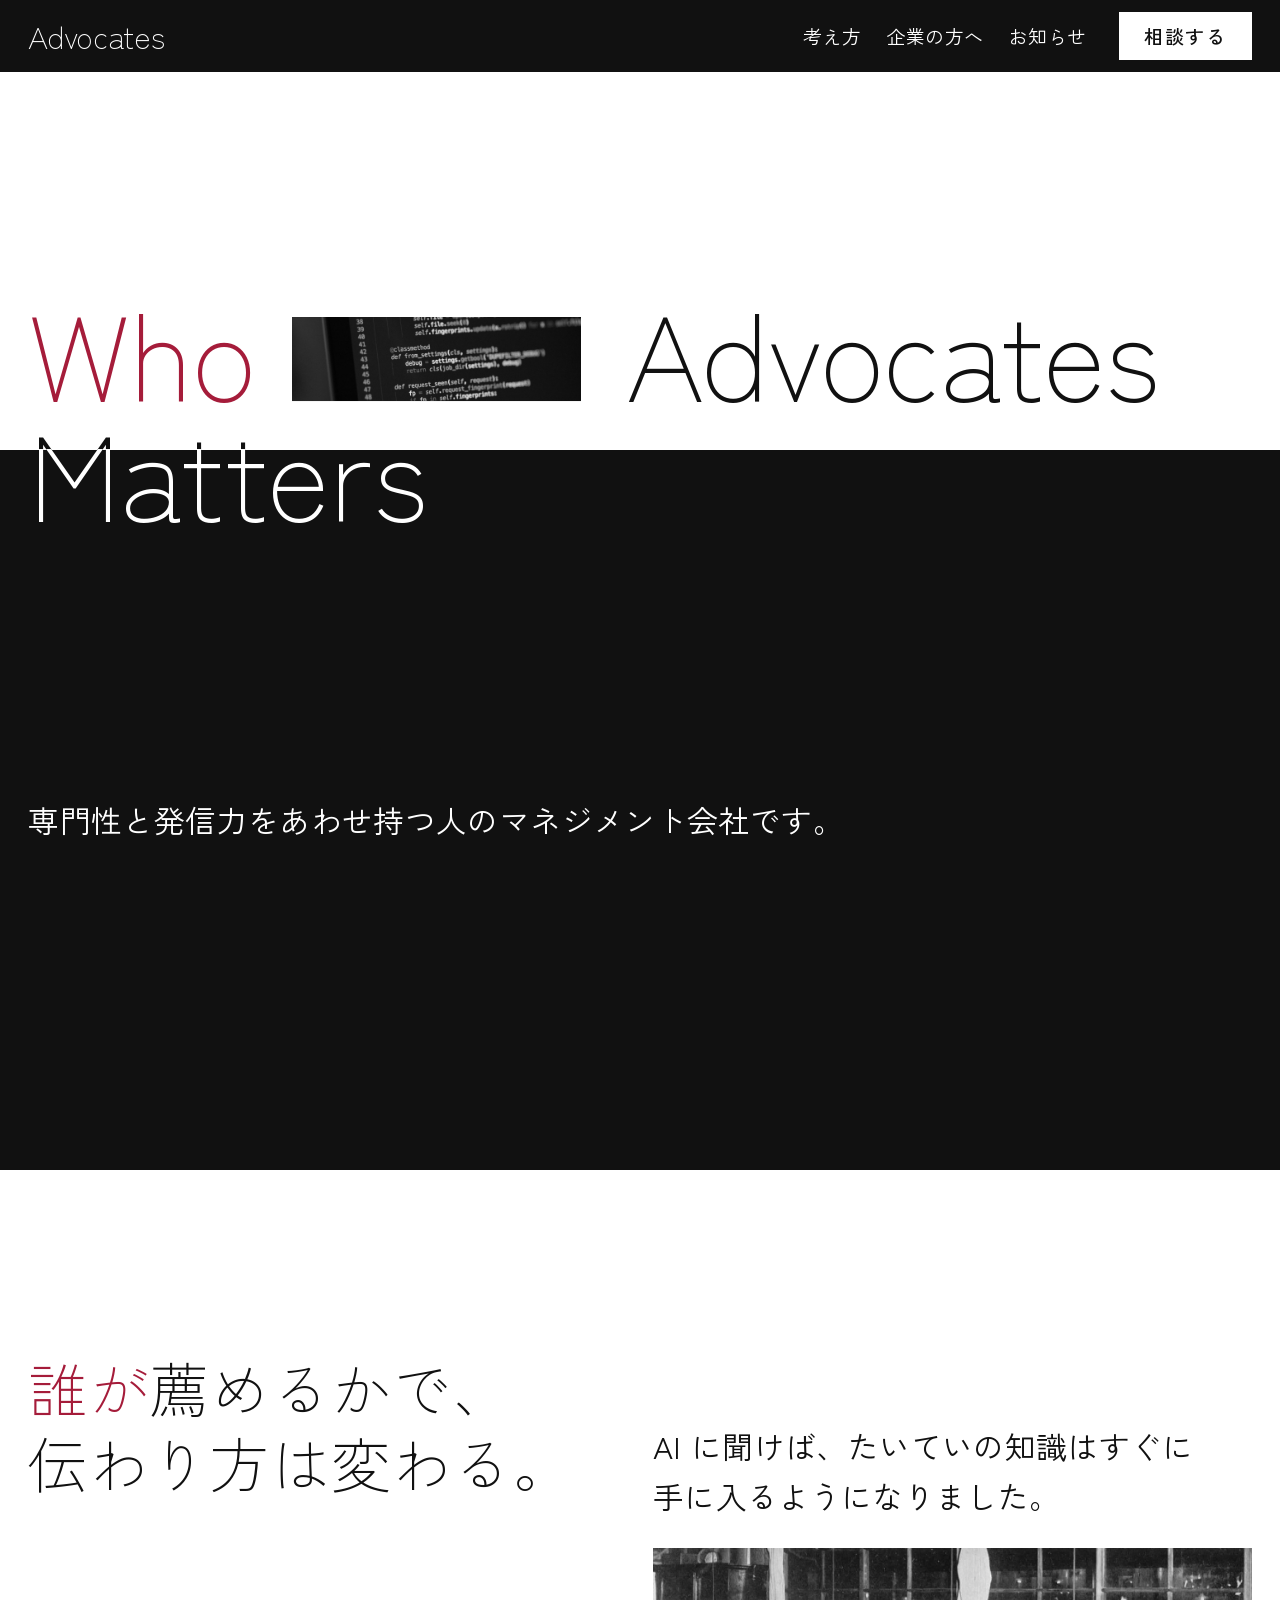
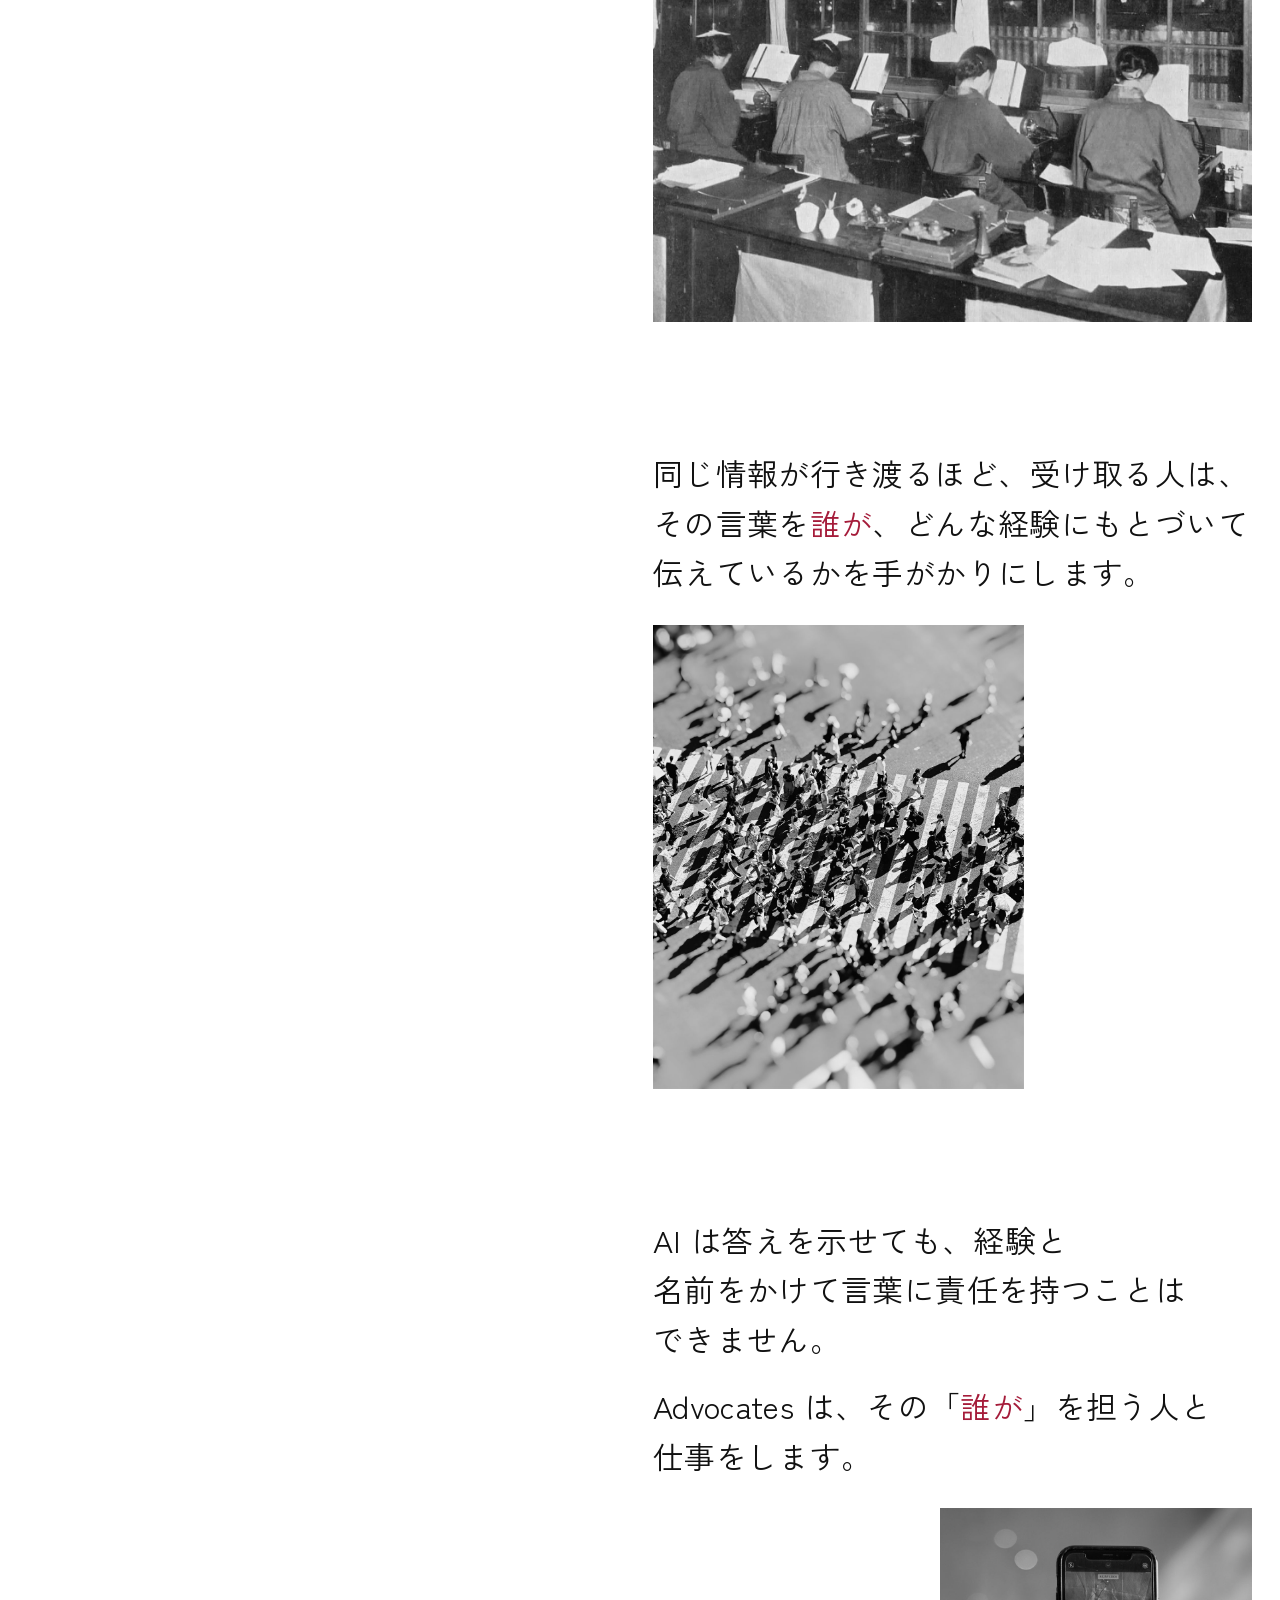
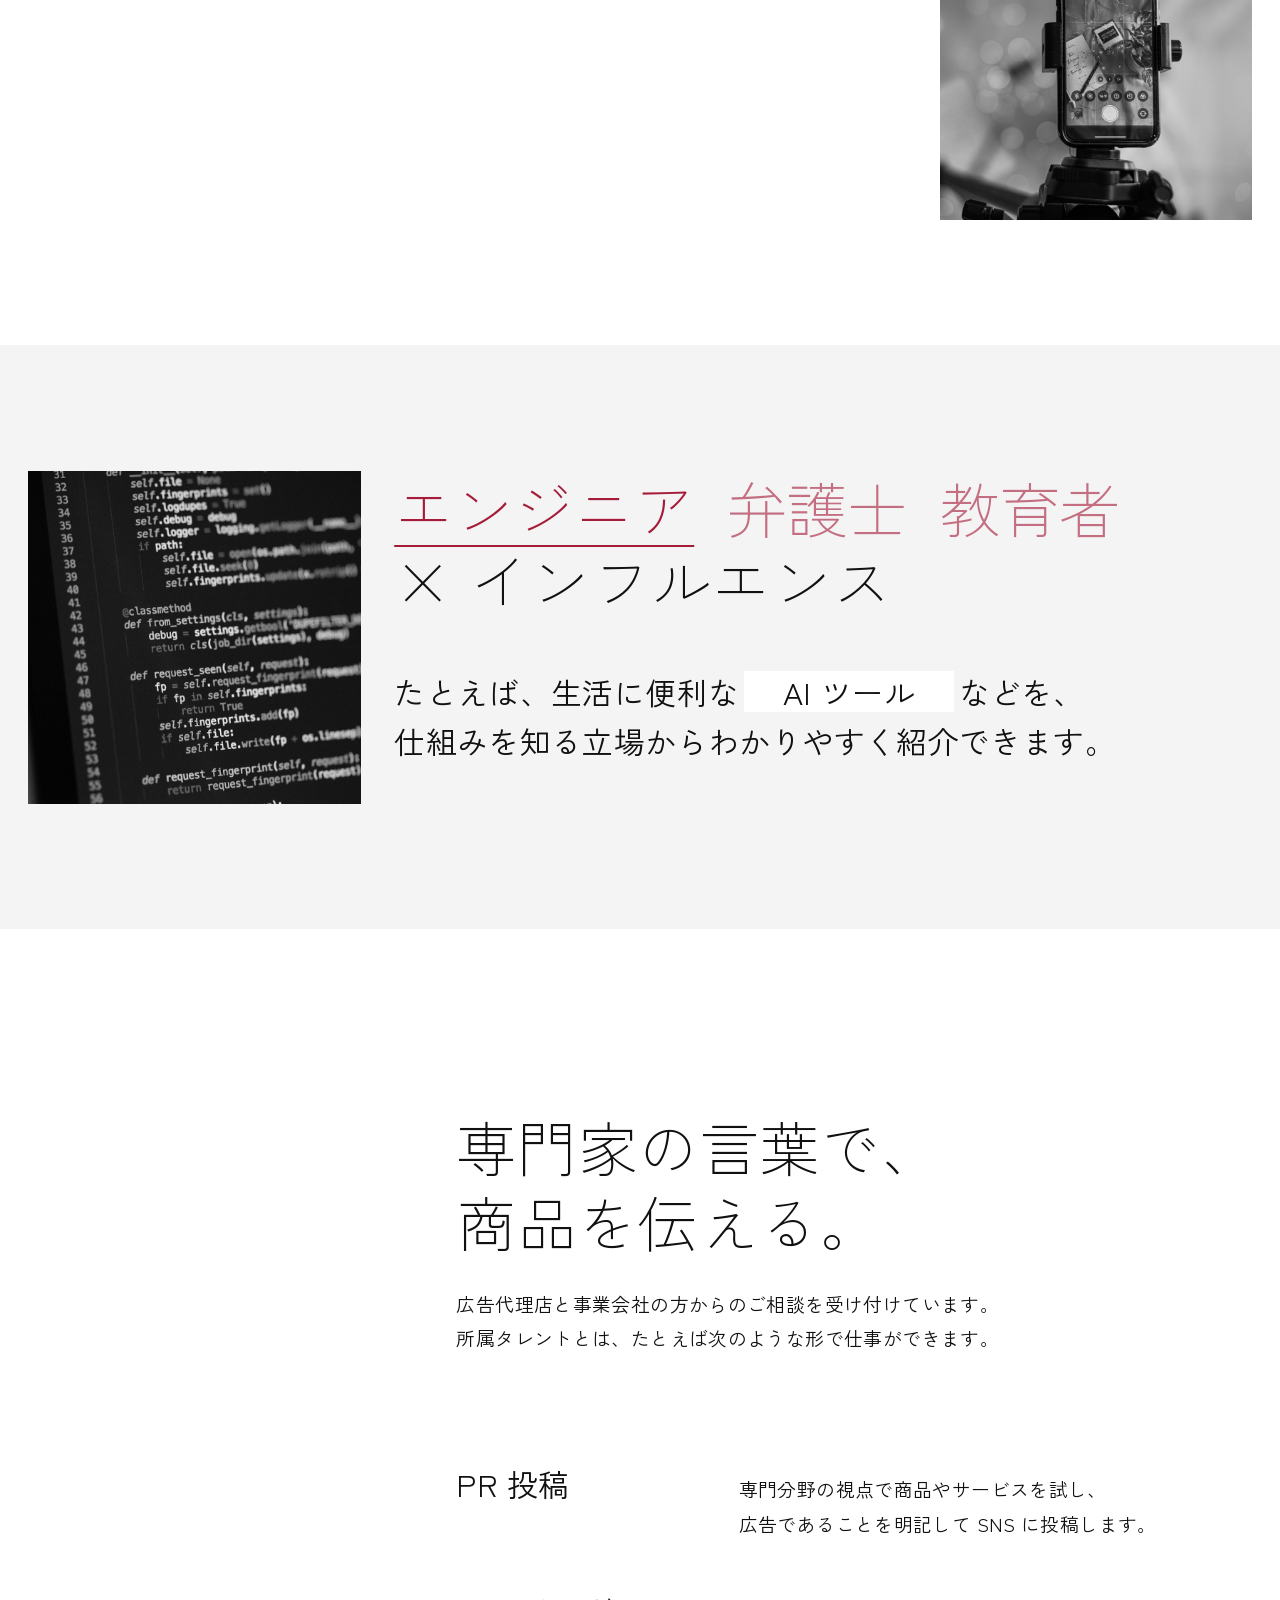
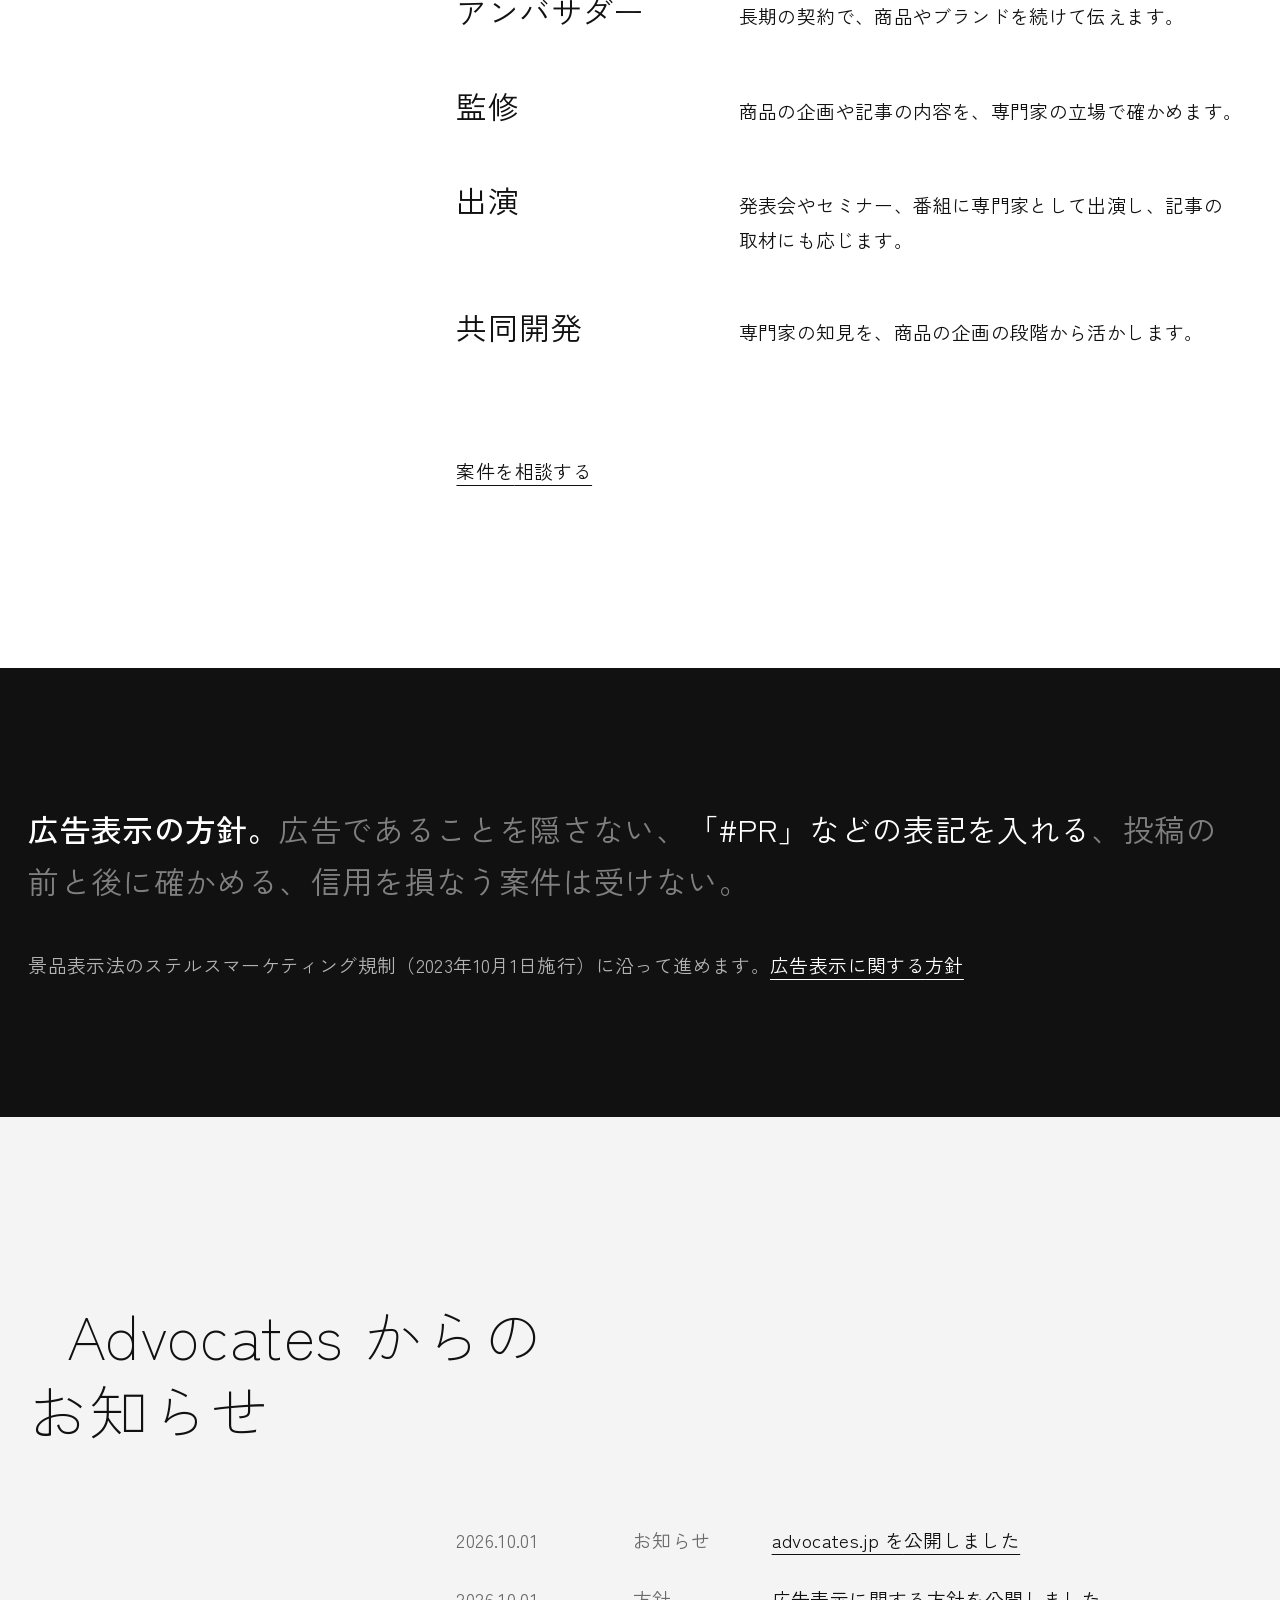
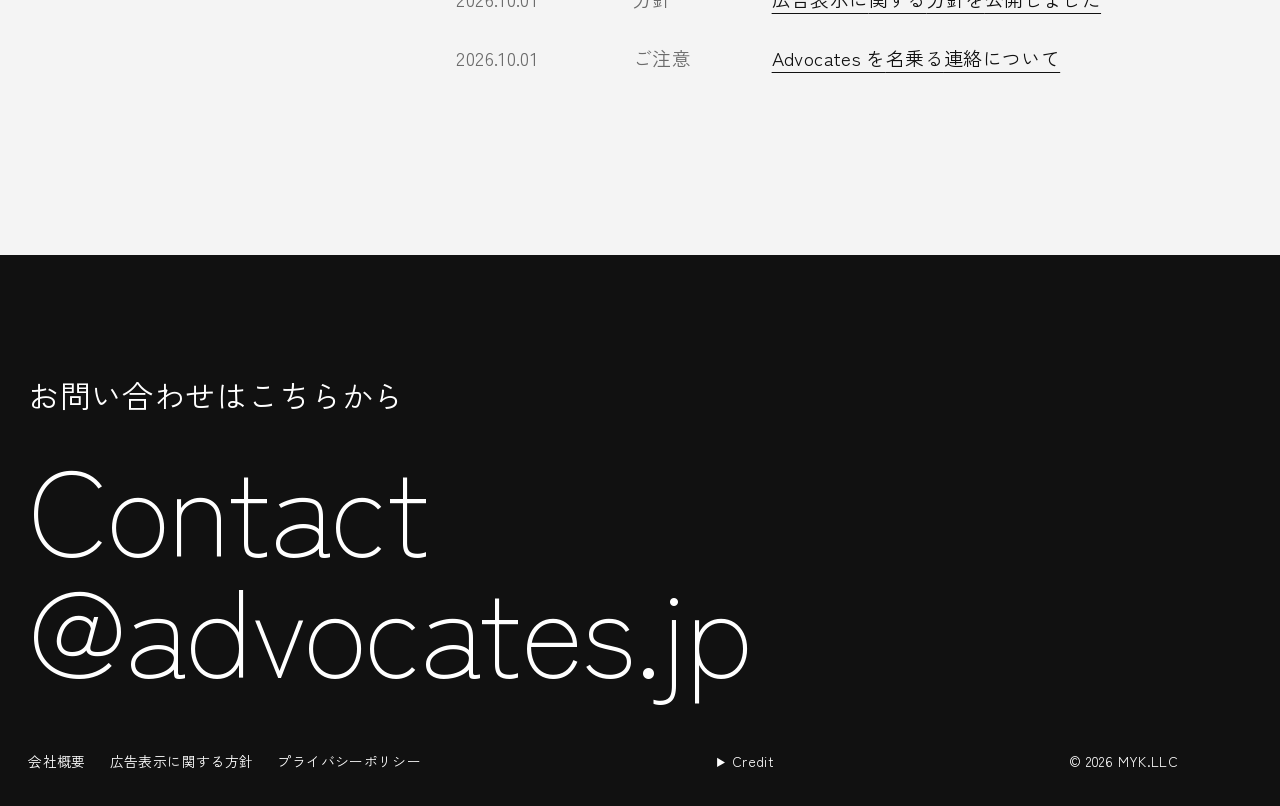
<file: site/index.html>
<!doctype html>
<html lang="ja">
<head>
<meta charset="utf-8">
<meta name="viewport" content="width=device-width, initial-scale=1">
<title>Advocates｜専門性と発信力をあわせ持つ人のマネジメント会社</title>
<meta name="description" content="Advocates は、専門性と発信力をあわせ持つ人のマネジメント会社です。運営は MYK.LLC です。">
<meta name="theme-color" content="#ffffff">
<link rel="preconnect" href="https://fonts.googleapis.com">
<link rel="preconnect" href="https://fonts.gstatic.com" crossorigin>
<link rel="preconnect" href="https://api.fontshare.com">
<link rel="preconnect" href="https://cdn.fontshare.com" crossorigin>
<link href="https://fonts.googleapis.com/css2?family=Zen+Kaku+Gothic+New:wght@300;400;500&amp;display=swap" rel="stylesheet">
<link href="https://api.fontshare.com/v2/css?f[]=zodiak@100,300&amp;display=swap" rel="stylesheet">
<link rel="stylesheet" href="styles.css">
<script>document.documentElement.classList.add('js')</script>
</head>
<body id="top">
<a class="skip" href="#main">本文へ<wbr>移動</a>

<header class="site-header">
  <a class="wordmark" href="#top">Advocates</a>
  <nav class="site-nav" aria-label="メイン">
    <a href="#belief">考え方</a>
    <a href="#companies">企業の<wbr>方へ</a>
    <a href="#news">お知らせ</a>
  </nav>
  <details class="menu">
    <summary><svg class="menu-icon" viewBox="0 0 24 24" width="24" height="24" aria-hidden="true" focusable="false"><path class="menu-icon-open" d="M3 6.5h18M3 12h18M3 17.5h18"/><path class="menu-icon-close" d="M5.5 5.5l13 13M18.5 5.5l-13 13"/></svg><span class="sr-only">メニュー</span></summary>
    <nav class="menu-panel" aria-label="メイン（スマートフォン）">
      <a href="#belief">考え方</a>
      <a href="#companies">企業の<wbr>方へ</a>
      <a href="#news">お知らせ</a>
    </nav>
  </details>
  <a class="button" href="#contact">相談する</a>
</header>

<main id="main">

  <section class="hero" aria-labelledby="hero-title">
    <div class="hero-field hero-field--paper" data-ink="#111111" data-ground="#ffffff"></div>
    <div class="hero-field hero-field--ink" data-ink="#ffffff" data-ground="#111111"></div>
    <h1 class="hero-title" id="hero-title">
      <span class="hero-copy hero-copy--paper">
        <span class="line line-1"><span class="w-who">Who</span> <span class="slot" aria-hidden="true"><img class="is-on" src="assets/engineer-python-code.jpg" width="1400" height="934" alt="" style="object-position: 50% 45%" fetchpriority="high"><img src="assets/lawyer-balance-scale.jpg" width="1136" height="1400" alt="" style="object-position: 50% 52%"><img src="assets/educator-chalk-blackboard.jpg" width="1400" height="788" alt="" style="object-position: 40% 62%"></span> <span class="w-adv">Advocates</span></span>
        <span class="line">Matters</span>
      </span>
      <span class="hero-copy hero-copy--ink" aria-hidden="true">
        <span class="line line-1"><span class="w-who">Who</span> <span class="slot slot--blank"></span> <span class="w-adv">Advocates</span></span>
        <span class="line">Matters</span>
      </span>
    </h1>
    <p class="hero-lead lead">専門性と<wbr>発信力を<wbr>あわせ持つ人の<wbr>マネジメント会社です。</p>
  </section>

  <section class="belief" id="belief" data-ink="#111111" data-ground="#ffffff" aria-labelledby="belief-title">
    <div class="wrap grid belief-grid">
      <div class="belief-pin">
        <h2 class="head" id="belief-title"><span class="w-who">誰が</span><wbr>薦めるかで、<br>伝わり方は<wbr>変わる。</h2>
      </div>
      <div class="belief-steps">
        <div class="belief-step belief-step--b" data-reveal>
          <p class="lead">AI&nbsp;に<wbr>聞けば、<wbr>たいていの<wbr>知識は<wbr>すぐに<wbr>手に入るようになりました。</p>
          <figure>
            <img src="assets/kodansha-typists-pg-232.jpg" width="1400" height="876" alt="窓辺に並んでタイプライターに向かう女性たち" loading="lazy" decoding="async">
          </figure>
        </div>
        <div class="belief-step belief-step--a" data-reveal>
          <p class="lead">同じ情報が<wbr>行き渡るほど、<wbr>受け取る人は、<wbr>その言葉を<span class="w-who"><wbr>誰が</span>、<wbr>どんな経験に<wbr>もとづいて<wbr>伝えているかを<wbr>手がかりにします。</p>
          <figure>
            <img src="assets/crowd-crossing-from-above.jpg" width="1118" height="1400" alt="上から見た、横断歩道を渡る大勢の人" loading="lazy" decoding="async">
          </figure>
        </div>
        <div class="belief-step belief-step--c" data-reveal>
          <p class="lead">AI&nbsp;は<wbr>答えを<wbr>示せても、<wbr>経験と<wbr>名前をかけて<wbr>言葉に<wbr>責任を持つことは<wbr>できません。</p>
          <p class="lead">Advocates&nbsp;は、<wbr>その&#8288;「<span class="w-who">誰が</span>」&#8288;を<wbr>担う人と<wbr>仕事をします。</p>
          <figure>
            <img src="assets/smartphone-on-tripod-recording.jpg" width="1400" height="934" alt="三脚に固定され、撮影中の画面を映すスマートフォン" loading="lazy" decoding="async">
          </figure>
        </div>
      </div>
    </div>
  </section>

  <section class="specialty" id="specialty" data-ink="#111111" data-ground="#f4f4f4" aria-labelledby="specialty-title">
    <div class="wrap">
      <h2 class="sr-only" id="specialty-title">専門性&nbsp;× インフルエンス</h2>
      <div class="specialty-grid">
        <div class="specialty-mark" aria-hidden="true" data-reveal>
          <img class="is-on" data-for="specialty-engineer" src="assets/engineer-python-code.jpg" width="1400" height="934" alt="" style="object-position: 45% 50%" loading="lazy" decoding="async">
          <img data-for="specialty-lawyer" src="assets/lawyer-balance-scale.jpg" width="1136" height="1400" alt="" style="object-position: 50% 55%" loading="lazy" decoding="async">
          <img data-for="specialty-educator" src="assets/educator-chalk-blackboard.jpg" width="1400" height="788" alt="" style="object-position: 42% 50%" loading="lazy" decoding="async">
        </div>
        <div class="specialty-head" data-picker data-reveal style="--d: 1" hidden>
          <div class="specialty-tabs" role="group" aria-label="専門分野の例">
            <button type="button" class="specialty-tab" aria-pressed="true" aria-controls="specialty-engineer">エンジニア</button>
            <button type="button" class="specialty-tab" aria-pressed="false" aria-controls="specialty-lawyer">弁護士</button>
            <button type="button" class="specialty-tab" aria-pressed="false" aria-controls="specialty-educator">教育者</button>
          </div>
          <p class="specialty-times" aria-hidden="true">× インフルエンス</p>
        </div>
        <div class="specialty-panels" data-reveal style="--d: 2">
          <p class="specialty-panel is-on" id="specialty-engineer"><span class="specialty-who">エンジニア&nbsp;× インフルエンス。</span><wbr>たとえば、<wbr>生活に<wbr><span class="nobr">便利な<span class="word-slot" aria-hidden="true"><span class="is-on">AI&nbsp;ツール</span><span>ガジェット</span><span>スマート家電</span><span>スマホアプリ</span></span><span class="sr-only">AI&nbsp;ツールやガジェット、スマート家電、スマホアプリ</span>などを、</span><wbr>仕組みを<wbr>知る立場から<wbr>わかりやすく<wbr>紹介できます。</p>
          <p class="specialty-panel" id="specialty-lawyer"><span class="specialty-who">弁護士&nbsp;× インフルエンス。</span><wbr>たとえば、<span class="nobr"><span class="word-slot" aria-hidden="true"><span class="is-on">フリマアプリ</span><span>通販サービス</span><span>サブスク</span><span>カーシェア</span></span><span class="sr-only">フリマアプリや通販サービス、サブスク、カーシェア</span>などを、</span><wbr>トラブルを<wbr>防ぐ法律の<wbr>知識とあわせて<wbr>紹介できます。</p>
          <p class="specialty-panel" id="specialty-educator"><span class="specialty-who">教育者&nbsp;× インフルエンス。</span><wbr>たとえば、<span class="nobr"><span class="word-slot" aria-hidden="true"><span class="is-on">学習アプリ</span><span>文房具</span><span>知育玩具</span><span>図鑑</span></span><span class="sr-only">学習アプリや文房具、知育玩具、図鑑</span>などを、</span><wbr>教室で<wbr>見てきた子どもの<wbr>反応をもとに紹介できます。</p>
        </div>
      </div>
      <p class="sr-only" data-specialty-live aria-live="polite"></p>
    </div>
  </section>

  <section class="companies" id="companies" data-ink="#111111" data-ground="#ffffff" aria-labelledby="companies-title">
    <div class="wrap">
      <div class="companies-head" data-reveal>
        <h2 class="head" id="companies-title">専門家の<wbr>言葉で、<br>商品を<wbr>伝える。</h2>
        <p>広告代理店と<wbr>事業会社の<wbr>方からの<wbr>ご相談を<wbr>受け付けています。<wbr>所属タレントとは、<wbr>たとえば<wbr>次のような<wbr>形で<wbr>仕事ができます。</p>
      </div>
      <ul class="rows">
        <li class="row" data-reveal><h3 class="lead">PR&nbsp;投稿</h3><p>専門分野の<wbr>視点で<wbr>商品や<wbr>サービスを<wbr>試し、<wbr>広告であることを<wbr>明記して SNS&nbsp;に<wbr>投稿します。</p></li>
        <li class="row" data-reveal><h3 class="lead">アンバサダー</h3><p>長期の<wbr>契約で、<wbr>商品や<wbr>ブランドを<wbr>続けて<wbr>伝えます。</p></li>
        <li class="row" data-reveal><h3 class="lead">監修</h3><p>商品の<wbr>企画や<wbr>記事の<wbr>内容を、<wbr>専門家の<wbr>立場で<wbr>確かめます。</p></li>
        <li class="row" data-reveal><h3 class="lead">出演</h3><p>発表会や<wbr>セミナー、<wbr>番組に<wbr>専門家として<wbr>出演し、<wbr>記事の<wbr>取材にも<wbr>応じます。</p></li>
        <li class="row" data-reveal><h3 class="lead">共同開発</h3><p>専門家の<wbr>知見を、<wbr>商品の<wbr>企画の<wbr>段階から<wbr>活かします。</p></li>
      </ul>
      <p class="companies-cta"><a class="link-plain" href="#contact">案件を<wbr>相談する</a></p>
    </div>
  </section>

  <section class="policy" id="policy" data-ink="#ffffff" data-ground="#111111" aria-labelledby="policy-title">
    <div class="wrap">
      <h2 class="sr-only" id="policy-title">広告表示の方針</h2>
      <p class="policy-sentence" data-reveal><span class="policy-open">広告表示の<wbr>方針。</span><span class="policy-item"><wbr>広告であることを<wbr>隠さない</span>、<span class="policy-item"><wbr>「#PR」&#8288;などの<wbr>表記を<wbr>入れる</span>、<span class="policy-item"><wbr>投稿の<wbr>前と<wbr>後に<wbr>確かめる</span>、<span class="policy-item"><wbr>信用を<wbr>損なう<wbr>案件は<wbr>受けない</span>。</p>
      <p class="policy-note" data-reveal>景品表示法の<wbr>ステルスマーケティング規制<wbr>（2023年10月1日施行）&#8288;に<wbr>沿って<wbr>進めます。<a class="link-plain" href="ad-policy.html"><wbr>広告表示に<wbr>関する<wbr>方針</a></p>
    </div>
  </section>

  <section class="news wrap grid" id="news" data-ink="#111111" data-ground="#f4f4f4" aria-labelledby="news-title">
    <h2 class="head news-title" id="news-title" data-reveal><span class="indent">Advocates&nbsp;からの</span><br>お知らせ</h2>
    <ul class="news-list" data-reveal>
      <li>
        <time class="nums" datetime="2026-10-01">2026.10.01</time><span class="news-kind">お知らせ</span>
        <details class="news-item">
          <summary>advocates.jp&nbsp;を<wbr>公開しました</summary>
          <p>Advocates&nbsp;の<wbr>公式サイトを<wbr>公開しました。<wbr>Advocates&nbsp;の<wbr>考え方と、<wbr>企業の<wbr>方への<wbr>ご案内を<wbr>載せています。</p>
        </details>
      </li>
      <li>
        <time class="nums" datetime="2026-10-01">2026.10.01</time><span class="news-kind">方針</span>
        <details class="news-item">
          <summary>広告表示に<wbr>関する<wbr>方針を<wbr>公開しました</summary>
          <p>所属タレントの PR&nbsp;投稿で<wbr>広告であることを<wbr>示す方法と、<wbr>投稿の<wbr>前と<wbr>後に<wbr>行う<wbr>確認を<wbr>まとめました。<wbr>全文は<a class="link-plain" href="ad-policy.html"><wbr>広告表示に<wbr>関する<wbr>方針</a>の<wbr>ページに<wbr>あります。</p>
        </details>
      </li>
      <li>
        <time class="nums" datetime="2026-10-01">2026.10.01</time><span class="news-kind">ご注意</span>
        <details class="news-item">
          <summary>Advocates&nbsp;を<wbr>名乗る<wbr>連絡について</summary>
          <p>Advocates&nbsp;からの<wbr>スカウトや<wbr>連絡は、<wbr>@advocates.jp&nbsp;の<wbr>メールアドレスから<wbr>行います。<wbr>Advocates&nbsp;を<wbr>名乗る<wbr>連絡で<wbr>気になる<wbr>点が<wbr>あれば、<a class="link-plain" href="mailto:Contact@advocates.jp"><wbr>Contact@advocates.jp</a>&nbsp;まで<wbr>お知らせください。</p>
        </details>
      </li>
    </ul>
  </section>

</main>

<footer class="footer" id="contact" data-ink="#ffffff" data-ground="#111111">
  <a class="footer-mail" href="mailto:Contact@advocates.jp?subject=Advocates%20%E3%81%B8%E3%81%AE%E3%81%94%E7%9B%B8%E8%AB%87&amp;body=%E3%81%94%E7%9B%B8%E8%AB%87%E3%81%AE%E7%A8%AE%E9%A1%9E%EF%BC%88%E6%89%80%E5%B1%9E%EF%BC%8F%E6%A1%88%E4%BB%B6%EF%BC%8FPR%EF%BC%8F%E5%8F%96%E6%9D%90%E3%83%BB%E3%81%9D%E3%81%AE%E4%BB%96%EF%BC%89%EF%BC%9A%0D%0A%E3%81%8A%E5%90%8D%E5%89%8D%EF%BC%9A%0D%0A%E4%BC%9A%E7%A4%BE%E5%90%8D%E3%83%BB%E9%83%A8%E7%BD%B2%EF%BC%88%E4%BC%81%E6%A5%AD%E3%81%AE%E6%96%B9%EF%BC%89%EF%BC%9A%0D%0A%E6%B4%BB%E5%8B%95%E5%90%8D%E3%83%BB%E4%B8%BB%E3%81%AA%20SNS%20%E3%82%A2%E3%82%AB%E3%82%A6%E3%83%B3%E3%83%88%EF%BC%88%E6%89%80%E5%B1%9E%E3%81%AE%E3%81%94%E7%9B%B8%E8%AB%87%EF%BC%89%EF%BC%9A%0D%0A%E3%81%94%E7%9B%B8%E8%AB%87%E3%81%AE%E5%86%85%E5%AE%B9%EF%BC%9A%0D%0A"><span class="footer-mail-lead">お問い合わせは<wbr>こちらから</span> <span class="footer-mail-address">Contact<span class="at">@advocates.jp</span></span></a>
  <div class="footer-meta">
    <nav aria-label="会社情報">
      <a href="company.html">会社概要</a>
      <a href="ad-policy.html">広告表示に<wbr>関する<wbr>方針</a>
      <a href="privacy.html">プライバシーポリシー</a>
    </nav>
    <details class="credits">
      <summary>Credit</summary>
      <p>写真：<a href="https://commons.wikimedia.org/wiki/File:Kodansha_Typists_(pg_232).jpg"><wbr>「Kodansha Typists」</a> Noma, Seiji<wbr>（パブリックドメイン、<wbr>Wikimedia Commons）、<a href="https://unsplash.com/photos/a-group-of-people-walking-across-a-street-MqvcfXmgHlE"><wbr>Fahrul Azmi</a>、<a href="https://unsplash.com/photos/black-and-silver-camera-with-black-tripod-AJRZMx9XV7M"><wbr>Mona Jain</a>、<a href="https://unsplash.com/photos/a-computer-screen-with-a-bunch-of-code-on-it-ieic5Tq8YMk"><wbr>Chris Ried</a>、<a href="https://unsplash.com/photos/small-gold-balance-scale-on-colorful-wood-j06gLuKK0GM"><wbr>Elena Mozhvilo</a>、<a href="https://unsplash.com/photos/hand-writing-mathematical-formulas-on-a-blackboard-with-chalk-0uKaXrG9zaQ"><wbr>Vitaly Gariev</a><wbr>（<a href="https://unsplash.com/license">Unsplash License</a>、<wbr>Unsplash）。<wbr>いずれも<wbr>白黒への<wbr>変換、<wbr>切り抜き、<wbr>縮小を<wbr>しています。</p>
    </details>
    <p>© 2026 MYK.LLC</p>
  </div>
</footer>

<a class="to-top" href="#top" aria-label="ページの先頭へ" title="ページの先頭へ"><svg viewBox="0 0 24 24" width="24" height="24" aria-hidden="true" focusable="false"><path d="M12 19V5.5M5.5 12L12 5.5 18.5 12"/></svg></a>

<script src="main.js" defer></script>
</body>
</html>
</file>
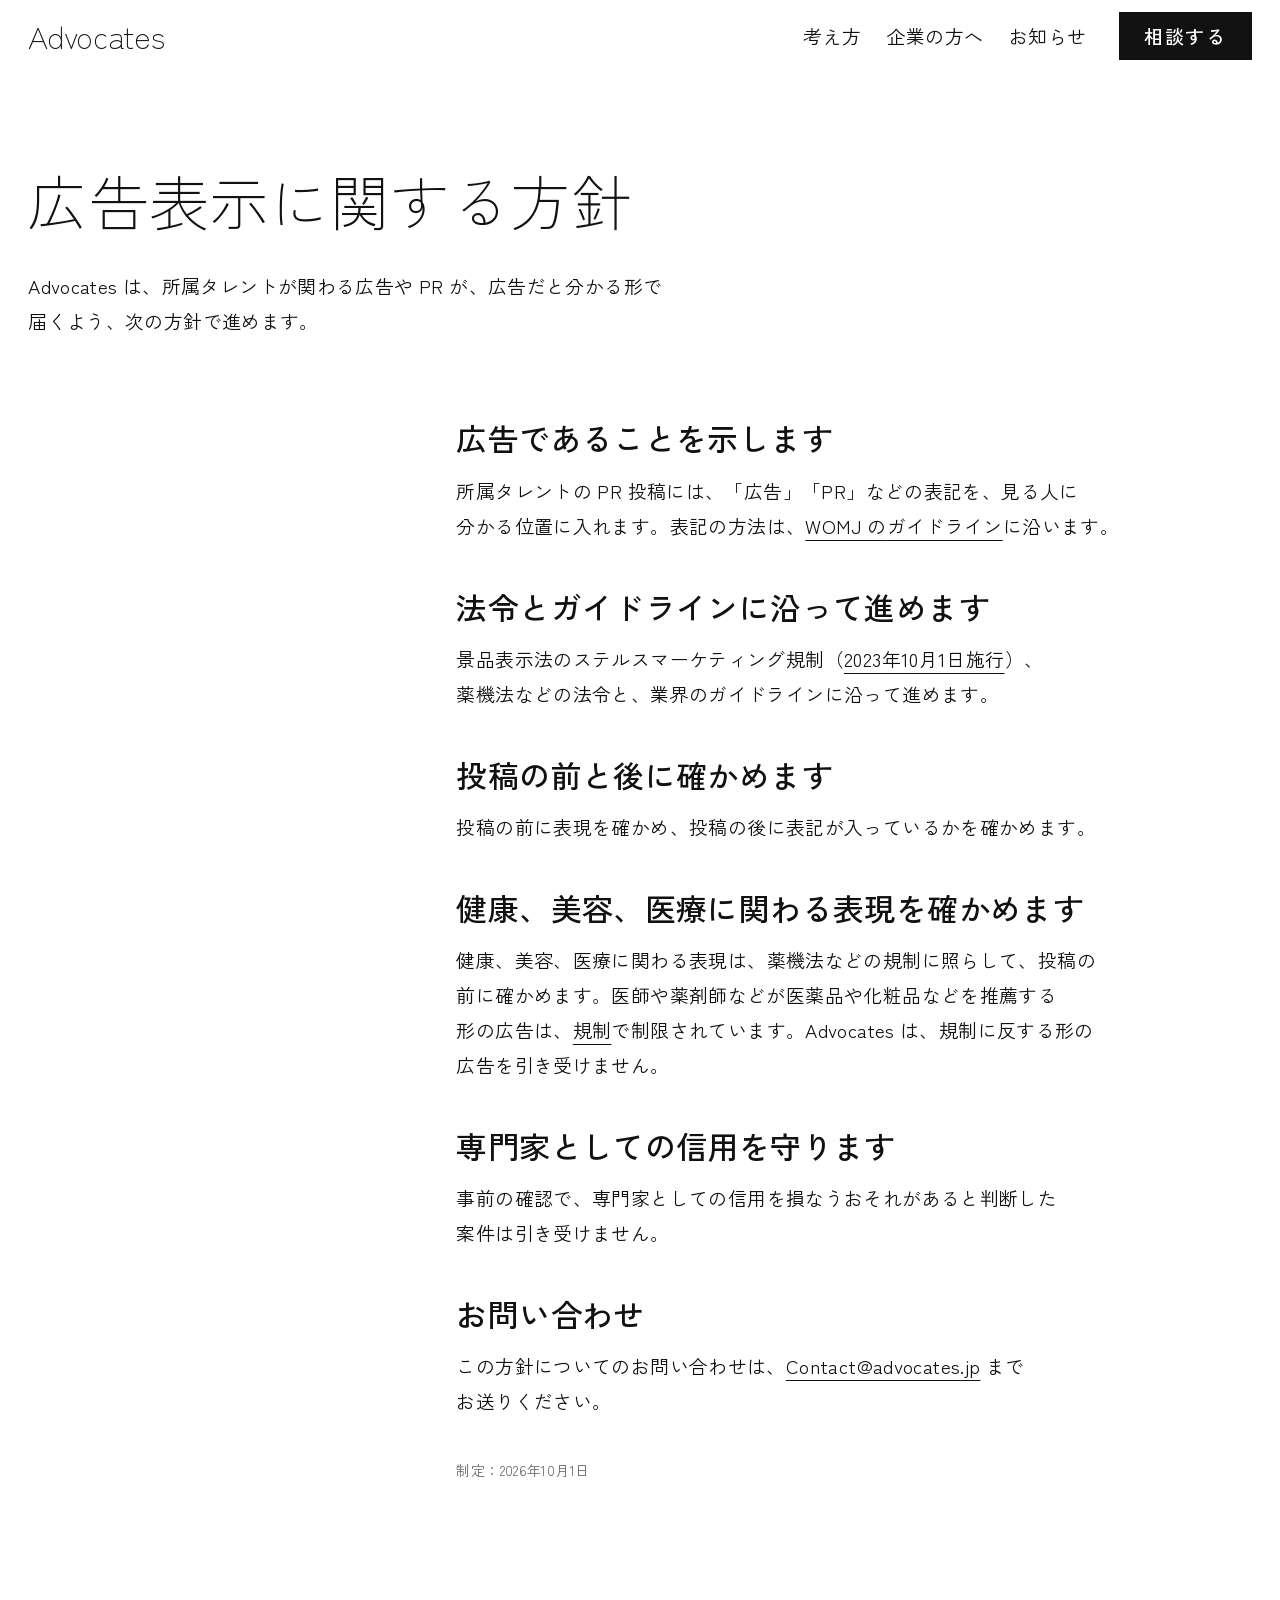
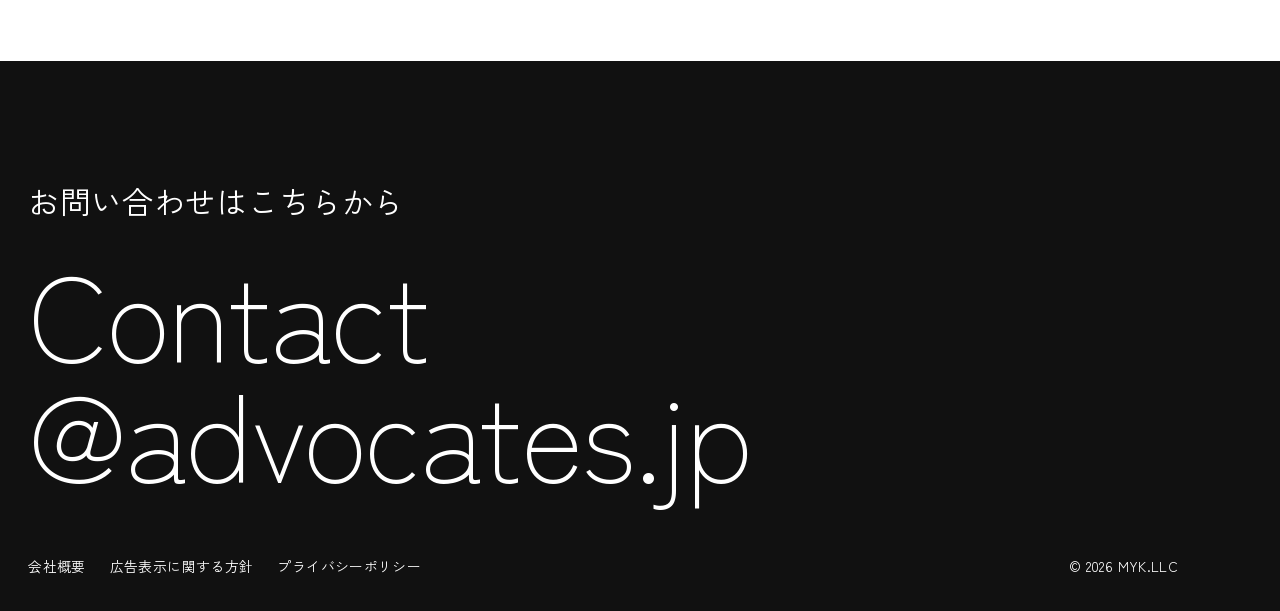
<file: site/ad-policy.html>
<!doctype html>
<html lang="ja">
<head>
<meta charset="utf-8">
<meta name="viewport" content="width=device-width, initial-scale=1">
<title>広告表示に関する方針｜Advocates</title>
<meta name="description" content="Advocates の広告表示に関する方針です。所属タレントが関わる広告や PR が、広告だと分かる形で届くように進めます。">
<meta name="theme-color" content="#ffffff">
<link rel="preconnect" href="https://fonts.googleapis.com">
<link rel="preconnect" href="https://fonts.gstatic.com" crossorigin>
<link rel="preconnect" href="https://api.fontshare.com">
<link rel="preconnect" href="https://cdn.fontshare.com" crossorigin>
<link href="https://fonts.googleapis.com/css2?family=Zen+Kaku+Gothic+New:wght@300;400;500&amp;display=swap" rel="stylesheet">
<link href="https://api.fontshare.com/v2/css?f[]=zodiak@100,300&amp;display=swap" rel="stylesheet">
<link rel="stylesheet" href="styles.css">
<script>document.documentElement.classList.add('js')</script>
</head>
<body id="top">
<a class="skip" href="#main">本文へ<wbr>移動</a>

<header class="site-header">
  <a class="wordmark" href="index.html">Advocates</a>
  <nav class="site-nav" aria-label="メイン">
    <a href="index.html#belief">考え方</a>
    <a href="index.html#companies">企業の<wbr>方へ</a>
    <a href="index.html#news">お知らせ</a>
  </nav>
  <details class="menu">
    <summary><svg class="menu-icon" viewBox="0 0 24 24" width="24" height="24" aria-hidden="true" focusable="false"><path class="menu-icon-open" d="M3 6.5h18M3 12h18M3 17.5h18"/><path class="menu-icon-close" d="M5.5 5.5l13 13M18.5 5.5l-13 13"/></svg><span class="sr-only">メニュー</span></summary>
    <nav class="menu-panel" aria-label="メイン（スマートフォン）">
      <a href="index.html#belief">考え方</a>
      <a href="index.html#companies">企業の<wbr>方へ</a>
      <a href="index.html#news">お知らせ</a>
    </nav>
  </details>
  <a class="button" href="#contact">相談する</a>
</header>

<main id="main" class="page" data-ink="#111111" data-ground="#ffffff">
  <h1 class="page-title">広告表示に<wbr>関する<wbr>方針</h1>
  <p class="page-lead">Advocates&nbsp;は、<wbr>所属タレントが<wbr>関わる<wbr>広告や PR&nbsp;が、<wbr>広告だと<wbr>分かる<wbr>形で<wbr>届くよう、<wbr>次の<wbr>方針で<wbr>進めます。</p>
  <div class="page-body">
    <section>
      <h2>広告であることを<wbr>示します</h2>
      <p>所属タレントの PR&nbsp;投稿には、<wbr>「広告」<wbr>「PR」&#8288;などの<wbr>表記を、<wbr>見る<wbr>人に<wbr>分かる<wbr>位置に<wbr>入れます。<wbr>表記の<wbr>方法は、<a class="link-plain" href="https://womj.jp/guideline/"><wbr>WOMJ&nbsp;の<wbr>ガイドライン</a>に<wbr>沿います。</p>
    </section>
    <section>
      <h2>法令と<wbr>ガイドラインに<wbr>沿って<wbr>進めます</h2>
      <p>景品表示法の<wbr>ステルスマーケティング規制<wbr>（<a class="link-plain" href="https://www.caa.go.jp/notice/entry/032672/">2023年10月1日施行</a>）、<wbr>薬機法などの<wbr>法令と、<wbr>業界の<wbr>ガイドラインに<wbr>沿って<wbr>進めます。</p>
    </section>
    <section>
      <h2>投稿の<wbr>前と<wbr>後に<wbr>確かめます</h2>
      <p>投稿の<wbr>前に<wbr>表現を<wbr>確かめ、<wbr>投稿の<wbr>後に<wbr>表記が<wbr>入っているかを<wbr>確かめます。</p>
    </section>
    <section>
      <h2>健康、<wbr>美容、<wbr>医療に<wbr>関わる<wbr>表現を<wbr>確かめます</h2>
      <p>健康、<wbr>美容、<wbr>医療に<wbr>関わる<wbr>表現は、<wbr>薬機法などの<wbr>規制に<wbr>照らして、<wbr>投稿の<wbr>前に<wbr>確かめます。<wbr>医師や<wbr>薬剤師などが<wbr>医薬品や<wbr>化粧品などを<wbr>推薦する<wbr>形の<wbr>広告は、<a class="link-plain" href="https://www.mhlw.go.jp/stf/seisakunitsuite/bunya/kenkou_iryou/iyakuhin/koukokukisei/index.html"><wbr>規制</a>で<wbr>制限されています。<wbr>Advocates&nbsp;は、<wbr>規制に<wbr>反する<wbr>形の<wbr>広告を<wbr>引き受けません。</p>
    </section>
    <section>
      <h2>専門家としての<wbr>信用を<wbr>守ります</h2>
      <p>事前の<wbr>確認で、<wbr>専門家としての<wbr>信用を<wbr>損なう<wbr>おそれが<wbr>あると<wbr>判断した<wbr>案件は<wbr>引き受けません。</p>
    </section>
    <section>
      <h2>お問い合わせ</h2>
      <p>この方針についての<wbr>お問い合わせは、<a class="link-plain" href="mailto:Contact@advocates.jp"><wbr>Contact@advocates.jp</a>&nbsp;まで<wbr>お送りください。</p>
    </section>
    <p class="note small">制定：2026年10月1日</p>
  </div>
</main>

<footer class="footer" id="contact" data-ink="#ffffff" data-ground="#111111">
  <a class="footer-mail" href="mailto:Contact@advocates.jp?subject=Advocates%20%E3%81%B8%E3%81%AE%E3%81%94%E7%9B%B8%E8%AB%87&amp;body=%E3%81%94%E7%9B%B8%E8%AB%87%E3%81%AE%E7%A8%AE%E9%A1%9E%EF%BC%88%E6%89%80%E5%B1%9E%EF%BC%8F%E6%A1%88%E4%BB%B6%EF%BC%8FPR%EF%BC%8F%E5%8F%96%E6%9D%90%E3%83%BB%E3%81%9D%E3%81%AE%E4%BB%96%EF%BC%89%EF%BC%9A%0D%0A%E3%81%8A%E5%90%8D%E5%89%8D%EF%BC%9A%0D%0A%E4%BC%9A%E7%A4%BE%E5%90%8D%E3%83%BB%E9%83%A8%E7%BD%B2%EF%BC%88%E4%BC%81%E6%A5%AD%E3%81%AE%E6%96%B9%EF%BC%89%EF%BC%9A%0D%0A%E6%B4%BB%E5%8B%95%E5%90%8D%E3%83%BB%E4%B8%BB%E3%81%AA%20SNS%20%E3%82%A2%E3%82%AB%E3%82%A6%E3%83%B3%E3%83%88%EF%BC%88%E6%89%80%E5%B1%9E%E3%81%AE%E3%81%94%E7%9B%B8%E8%AB%87%EF%BC%89%EF%BC%9A%0D%0A%E3%81%94%E7%9B%B8%E8%AB%87%E3%81%AE%E5%86%85%E5%AE%B9%EF%BC%9A%0D%0A"><span class="footer-mail-lead">お問い合わせは<wbr>こちらから</span> <span class="footer-mail-address">Contact<span class="at">@advocates.jp</span></span></a>
  <div class="footer-meta">
    <nav aria-label="会社情報">
      <a href="company.html">会社概要</a>
      <a href="ad-policy.html" aria-current="page">広告表示に<wbr>関する<wbr>方針</a>
      <a href="privacy.html">プライバシーポリシー</a>
    </nav>
    <p>© 2026 MYK.LLC</p>
  </div>
</footer>

<a class="to-top" href="#top" aria-label="ページの先頭へ" title="ページの先頭へ"><svg viewBox="0 0 24 24" width="24" height="24" aria-hidden="true" focusable="false"><path d="M12 19V5.5M5.5 12L12 5.5 18.5 12"/></svg></a>

<script src="main.js" defer></script>
</body>
</html>
</file>
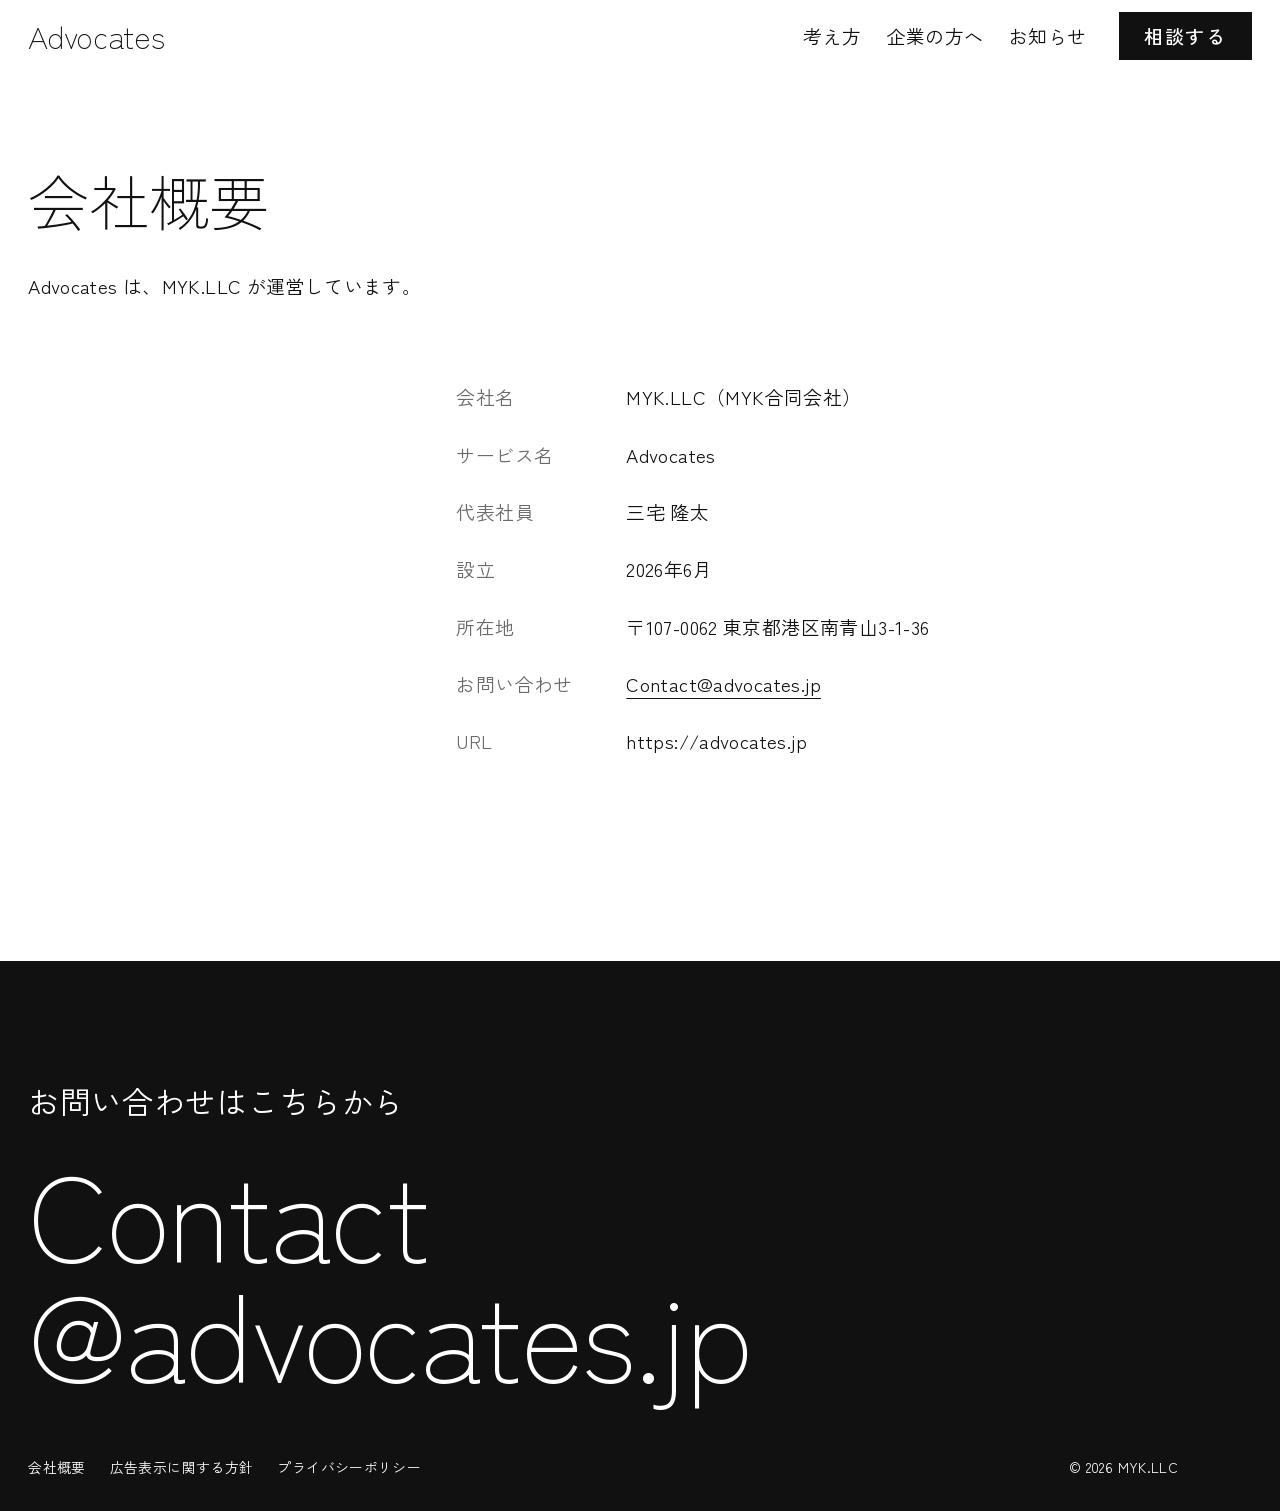
<file: site/company.html>
<!doctype html>
<html lang="ja">
<head>
<meta charset="utf-8">
<meta name="viewport" content="width=device-width, initial-scale=1">
<title>会社概要｜Advocates</title>
<meta name="description" content="Advocates を運営する MYK.LLC の会社概要です。">
<meta name="theme-color" content="#ffffff">
<link rel="preconnect" href="https://fonts.googleapis.com">
<link rel="preconnect" href="https://fonts.gstatic.com" crossorigin>
<link rel="preconnect" href="https://api.fontshare.com">
<link rel="preconnect" href="https://cdn.fontshare.com" crossorigin>
<link href="https://fonts.googleapis.com/css2?family=Zen+Kaku+Gothic+New:wght@300;400;500&amp;display=swap" rel="stylesheet">
<link href="https://api.fontshare.com/v2/css?f[]=zodiak@100,300&amp;display=swap" rel="stylesheet">
<link rel="stylesheet" href="styles.css">
<script>document.documentElement.classList.add('js')</script>
</head>
<body id="top">
<a class="skip" href="#main">本文へ<wbr>移動</a>

<header class="site-header">
  <a class="wordmark" href="index.html">Advocates</a>
  <nav class="site-nav" aria-label="メイン">
    <a href="index.html#belief">考え方</a>
    <a href="index.html#companies">企業の<wbr>方へ</a>
    <a href="index.html#news">お知らせ</a>
  </nav>
  <details class="menu">
    <summary><svg class="menu-icon" viewBox="0 0 24 24" width="24" height="24" aria-hidden="true" focusable="false"><path class="menu-icon-open" d="M3 6.5h18M3 12h18M3 17.5h18"/><path class="menu-icon-close" d="M5.5 5.5l13 13M18.5 5.5l-13 13"/></svg><span class="sr-only">メニュー</span></summary>
    <nav class="menu-panel" aria-label="メイン（スマートフォン）">
      <a href="index.html#belief">考え方</a>
      <a href="index.html#companies">企業の<wbr>方へ</a>
      <a href="index.html#news">お知らせ</a>
    </nav>
  </details>
  <a class="button" href="#contact">相談する</a>
</header>

<main id="main" class="page" data-ink="#111111" data-ground="#ffffff">
  <h1 class="page-title">会社概要</h1>
  <p class="page-lead">Advocates&nbsp;は、<wbr>MYK.LLC&nbsp;が<wbr>運営しています。</p>
  <div class="page-body">
    <table class="facts">
      <caption class="sr-only">MYK.LLC&nbsp;の会社概要</caption>
      <tbody>
        <tr><th scope="row">会社名</th><td>MYK.LLC<wbr>（MYK合同会社）</td></tr>
        <tr><th scope="row">サービス名</th><td>Advocates</td></tr>
        <tr><th scope="row">代表社員</th><td>三宅&nbsp;隆太</td></tr>
        <tr><th scope="row">設立</th><td>2026年6月</td></tr>
        <tr><th scope="row">所在地</th><td>〒107-0062 東京都港区<wbr>南青山3-1-36</td></tr>
        <tr><th scope="row">お問い合わせ</th><td><a class="link-plain" href="mailto:Contact@advocates.jp">Contact@advocates.jp</a></td></tr>
        <tr><th scope="row">URL</th><td>https://advocates.jp</td></tr>
      </tbody>
    </table>
  </div>
</main>

<footer class="footer" id="contact" data-ink="#ffffff" data-ground="#111111">
  <a class="footer-mail" href="mailto:Contact@advocates.jp?subject=Advocates%20%E3%81%B8%E3%81%AE%E3%81%94%E7%9B%B8%E8%AB%87&amp;body=%E3%81%94%E7%9B%B8%E8%AB%87%E3%81%AE%E7%A8%AE%E9%A1%9E%EF%BC%88%E6%89%80%E5%B1%9E%EF%BC%8F%E6%A1%88%E4%BB%B6%EF%BC%8FPR%EF%BC%8F%E5%8F%96%E6%9D%90%E3%83%BB%E3%81%9D%E3%81%AE%E4%BB%96%EF%BC%89%EF%BC%9A%0D%0A%E3%81%8A%E5%90%8D%E5%89%8D%EF%BC%9A%0D%0A%E4%BC%9A%E7%A4%BE%E5%90%8D%E3%83%BB%E9%83%A8%E7%BD%B2%EF%BC%88%E4%BC%81%E6%A5%AD%E3%81%AE%E6%96%B9%EF%BC%89%EF%BC%9A%0D%0A%E6%B4%BB%E5%8B%95%E5%90%8D%E3%83%BB%E4%B8%BB%E3%81%AA%20SNS%20%E3%82%A2%E3%82%AB%E3%82%A6%E3%83%B3%E3%83%88%EF%BC%88%E6%89%80%E5%B1%9E%E3%81%AE%E3%81%94%E7%9B%B8%E8%AB%87%EF%BC%89%EF%BC%9A%0D%0A%E3%81%94%E7%9B%B8%E8%AB%87%E3%81%AE%E5%86%85%E5%AE%B9%EF%BC%9A%0D%0A"><span class="footer-mail-lead">お問い合わせは<wbr>こちらから</span> <span class="footer-mail-address">Contact<span class="at">@advocates.jp</span></span></a>
  <div class="footer-meta">
    <nav aria-label="会社情報">
      <a href="company.html" aria-current="page">会社概要</a>
      <a href="ad-policy.html">広告表示に<wbr>関する<wbr>方針</a>
      <a href="privacy.html">プライバシーポリシー</a>
    </nav>
    <p>© 2026 MYK.LLC</p>
  </div>
</footer>

<a class="to-top" href="#top" aria-label="ページの先頭へ" title="ページの先頭へ"><svg viewBox="0 0 24 24" width="24" height="24" aria-hidden="true" focusable="false"><path d="M12 19V5.5M5.5 12L12 5.5 18.5 12"/></svg></a>

<script src="main.js" defer></script>
</body>
</html>
</file>
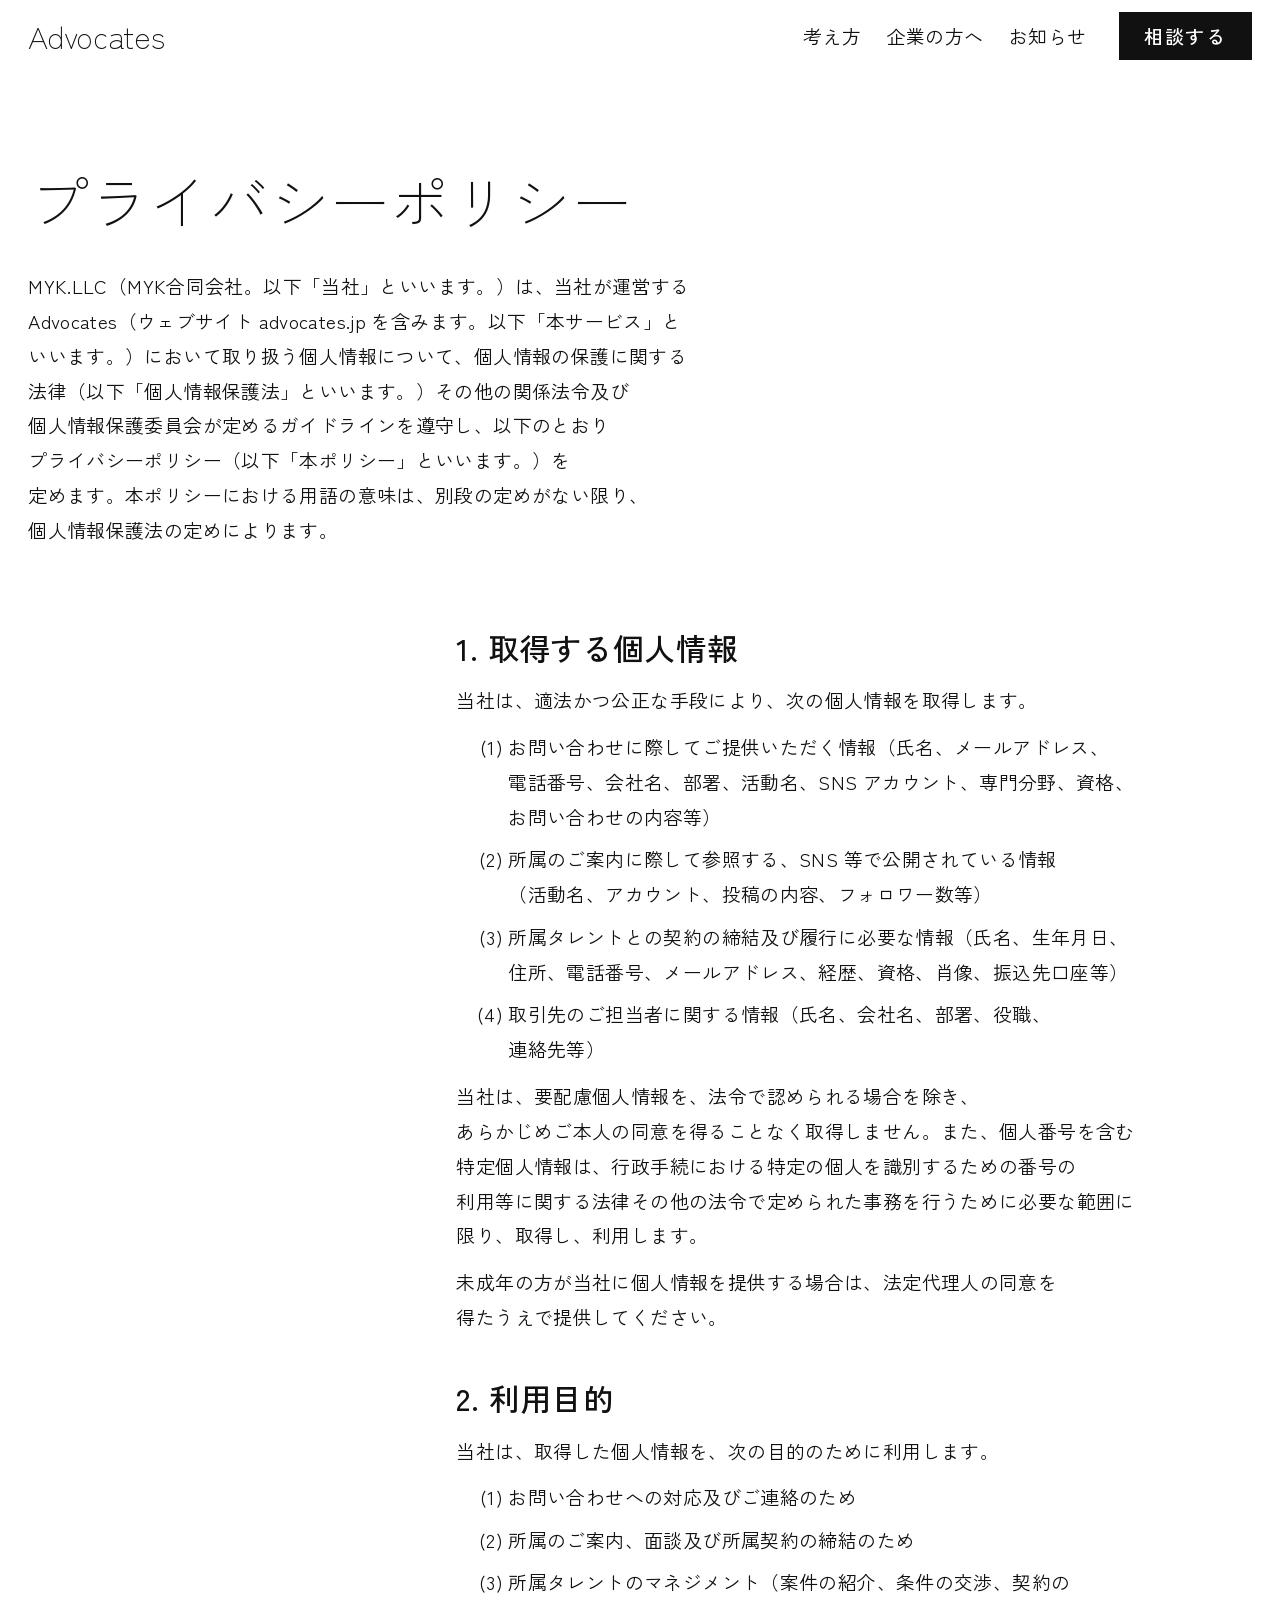
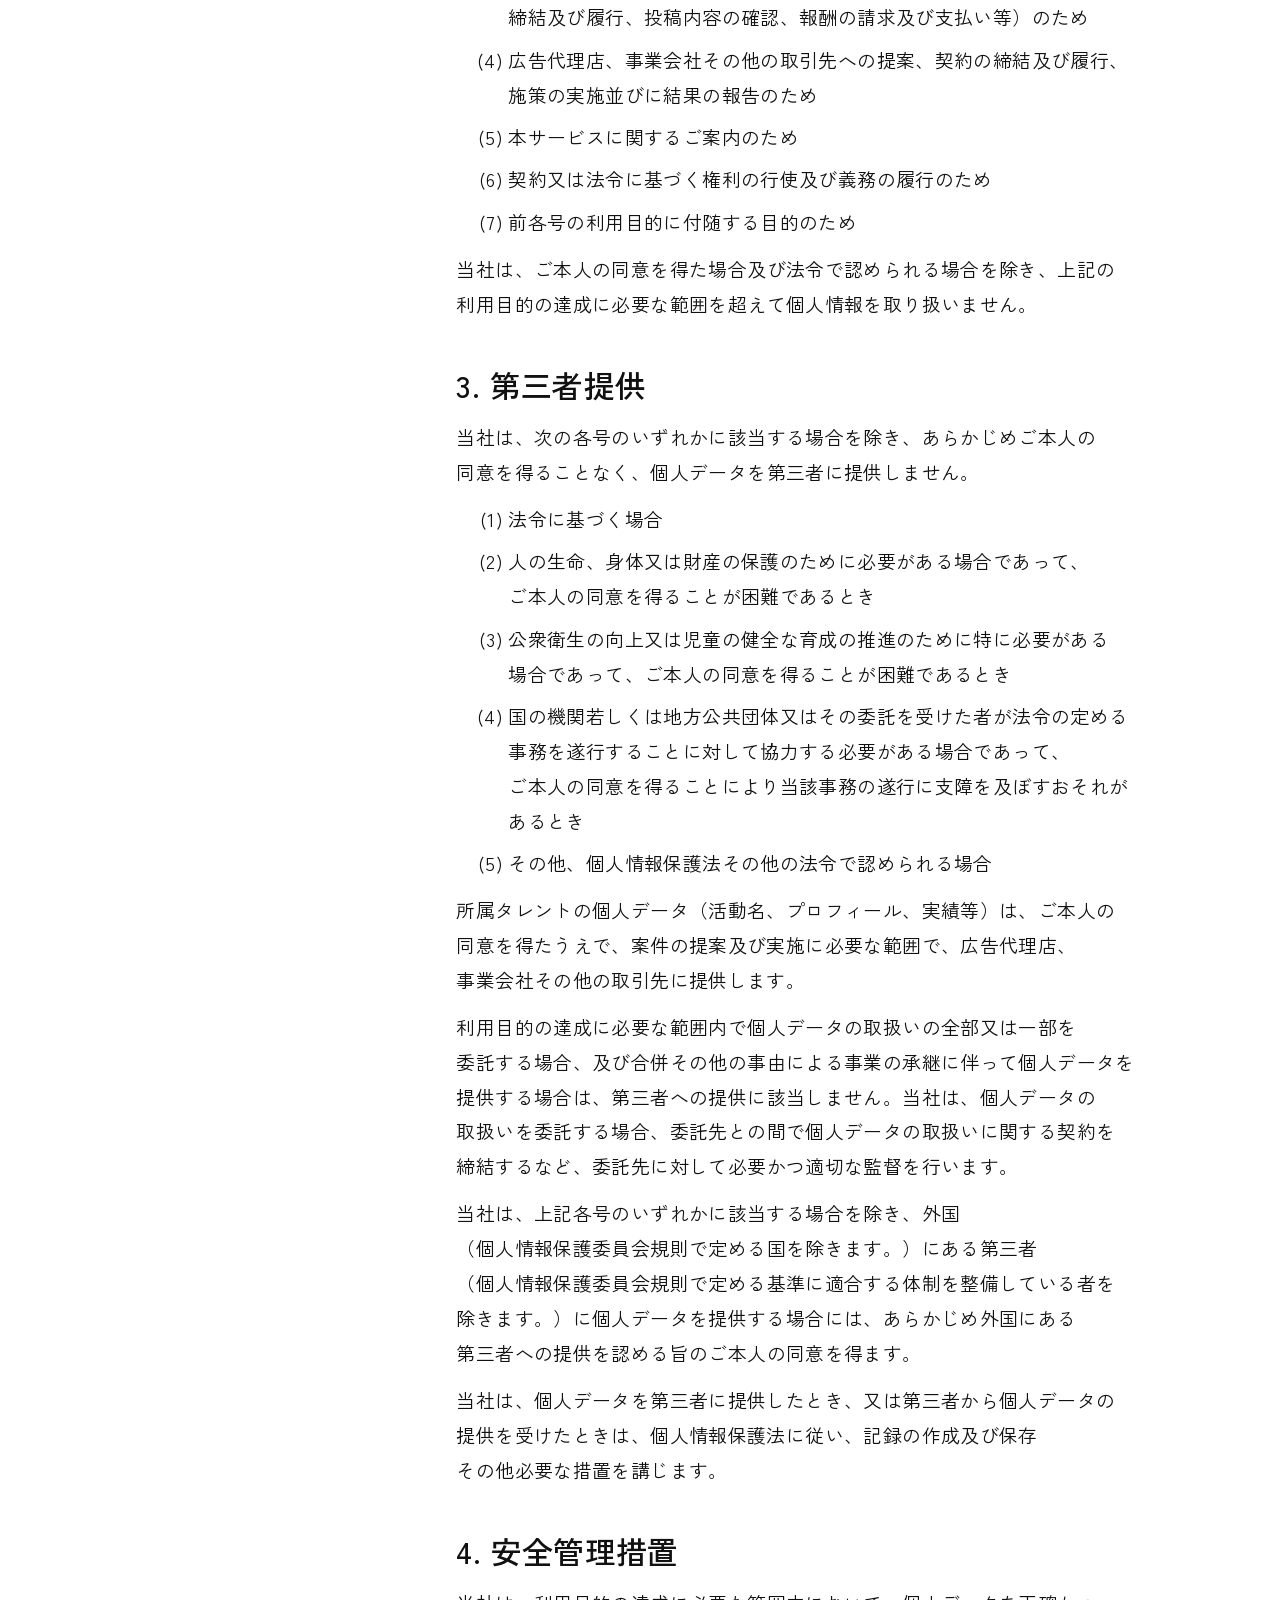
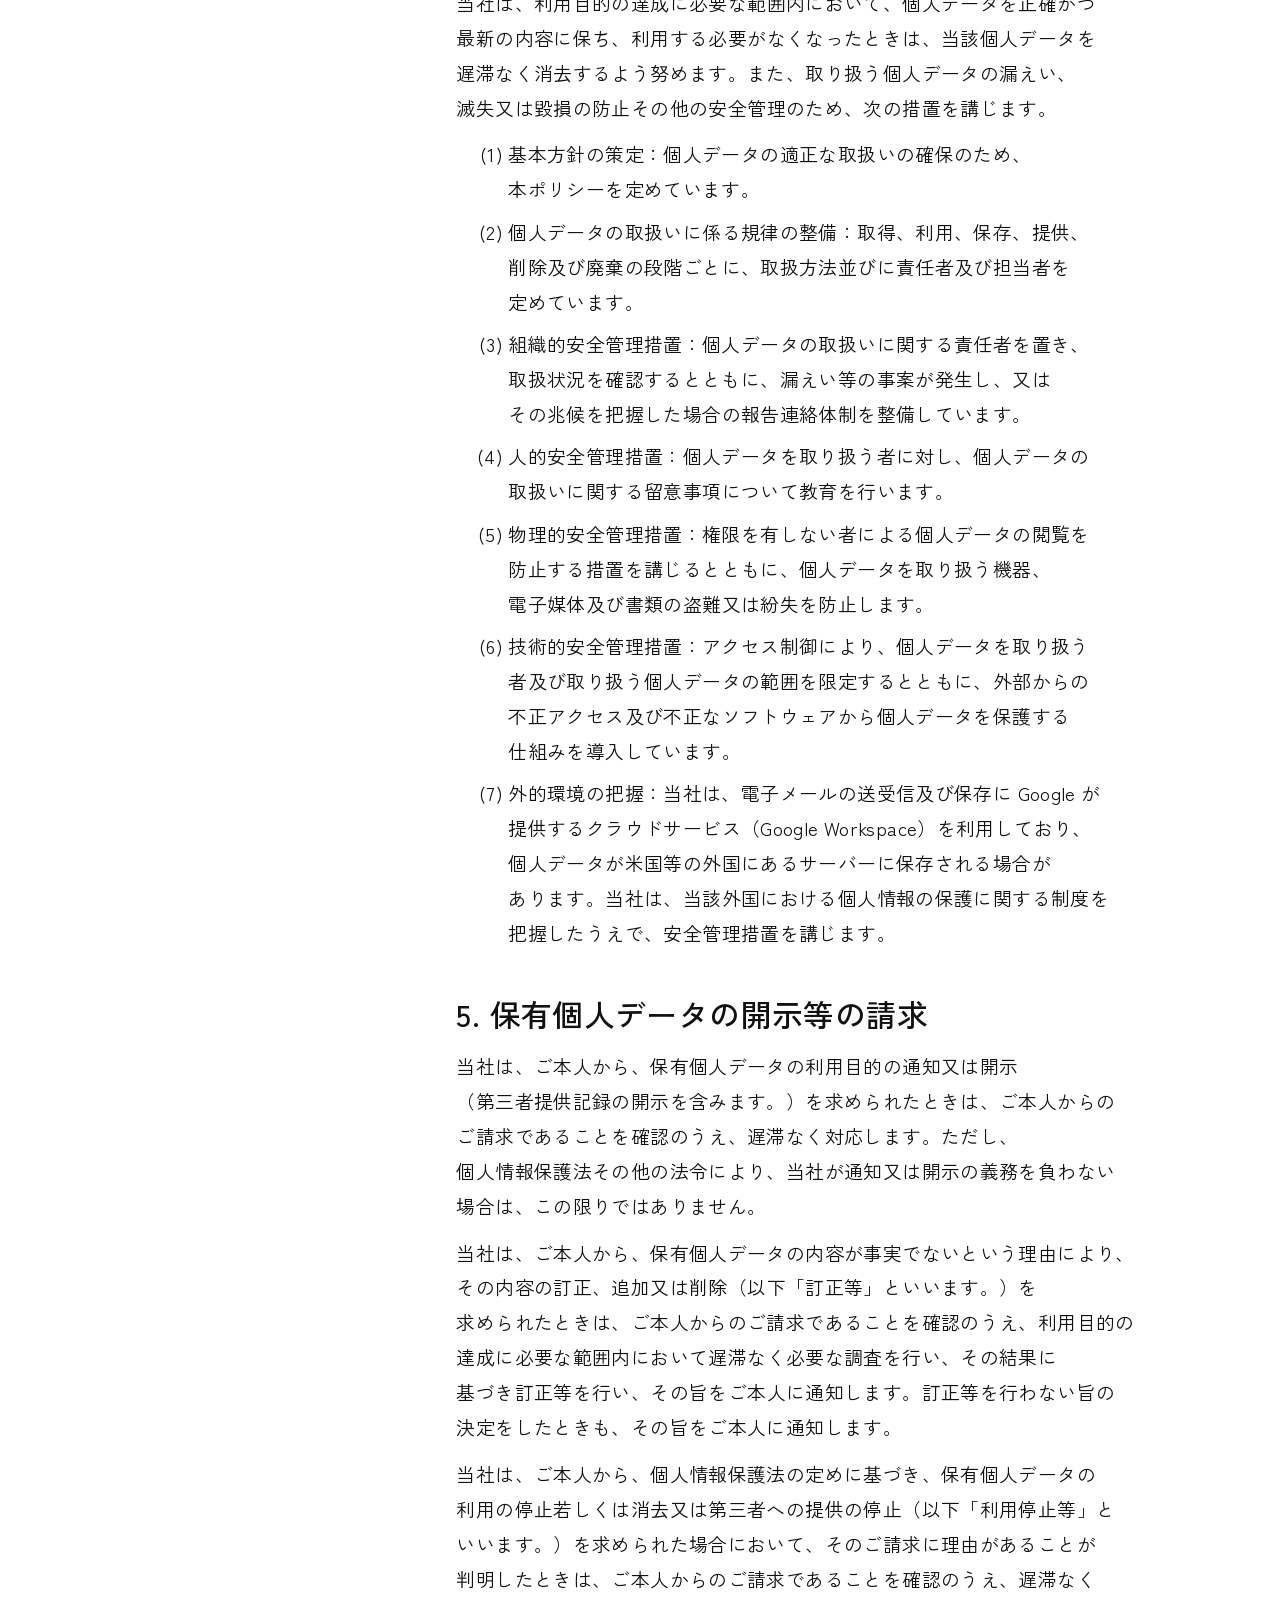
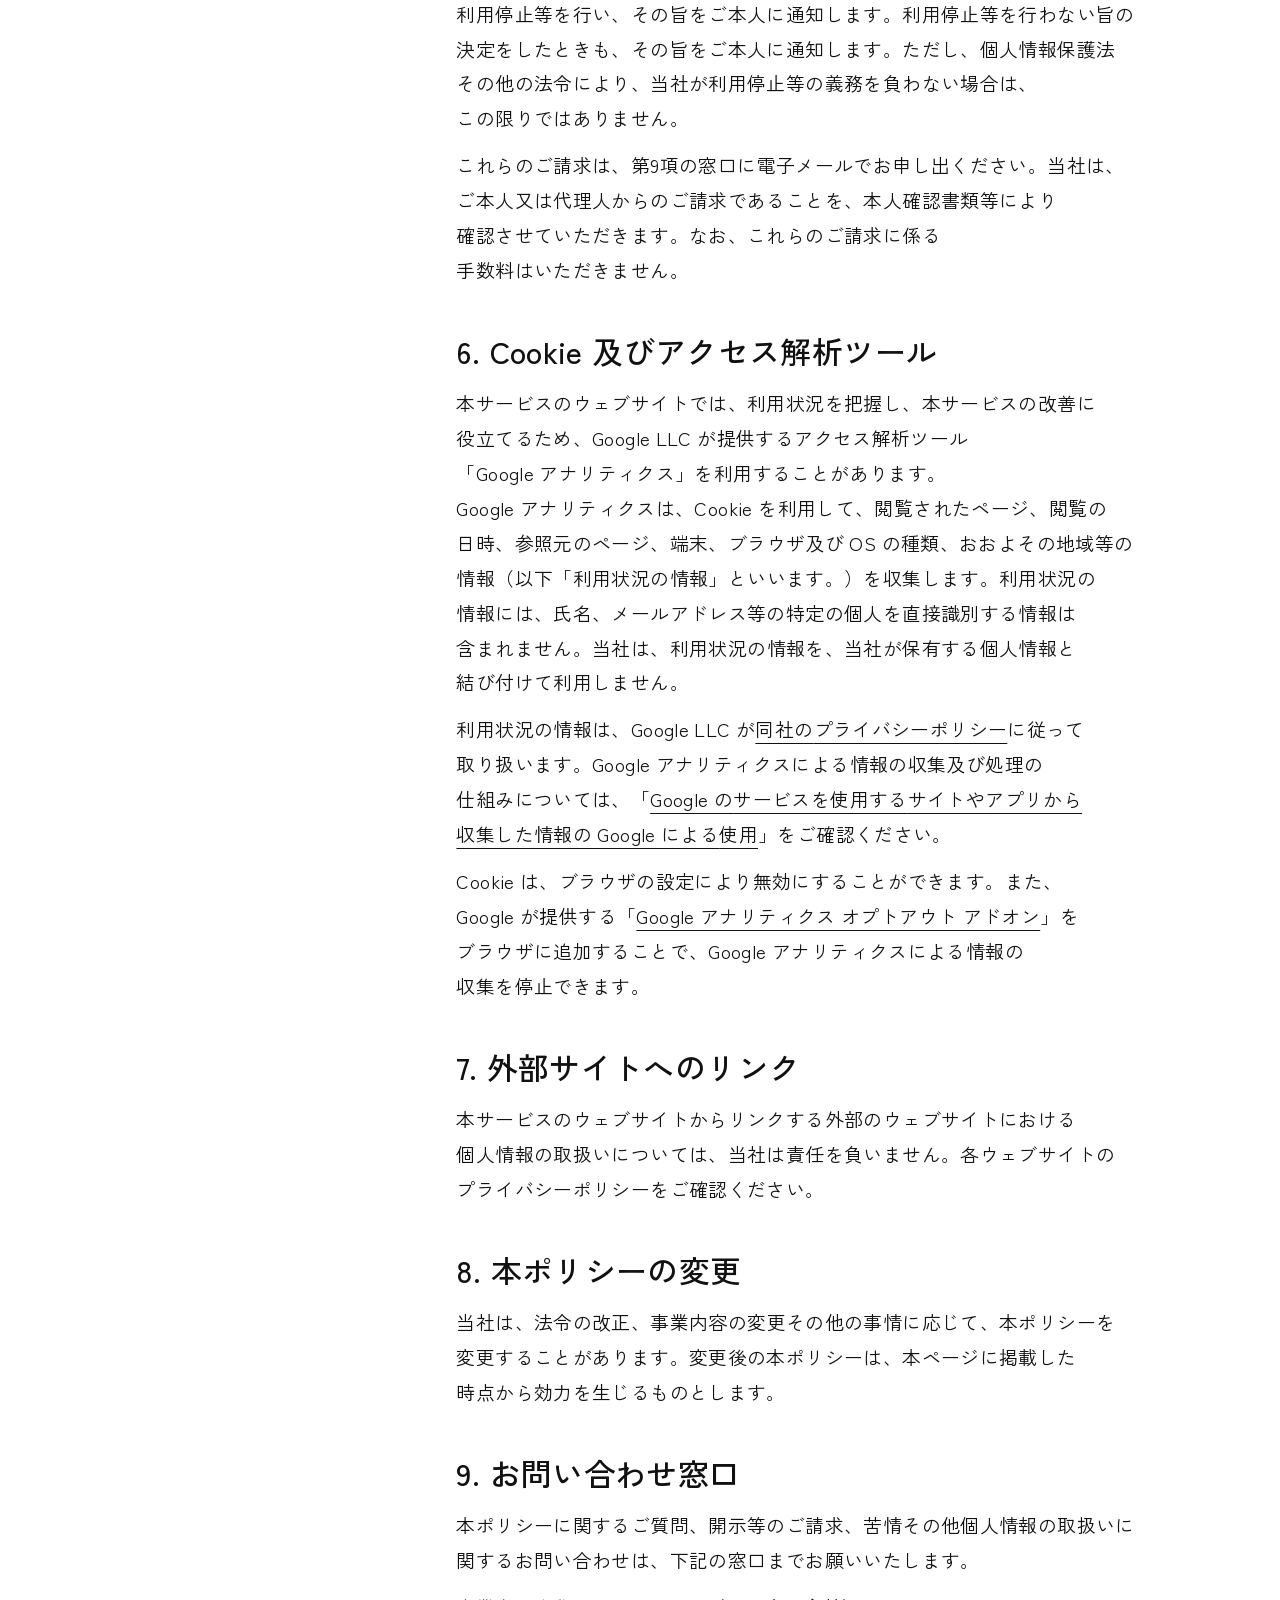
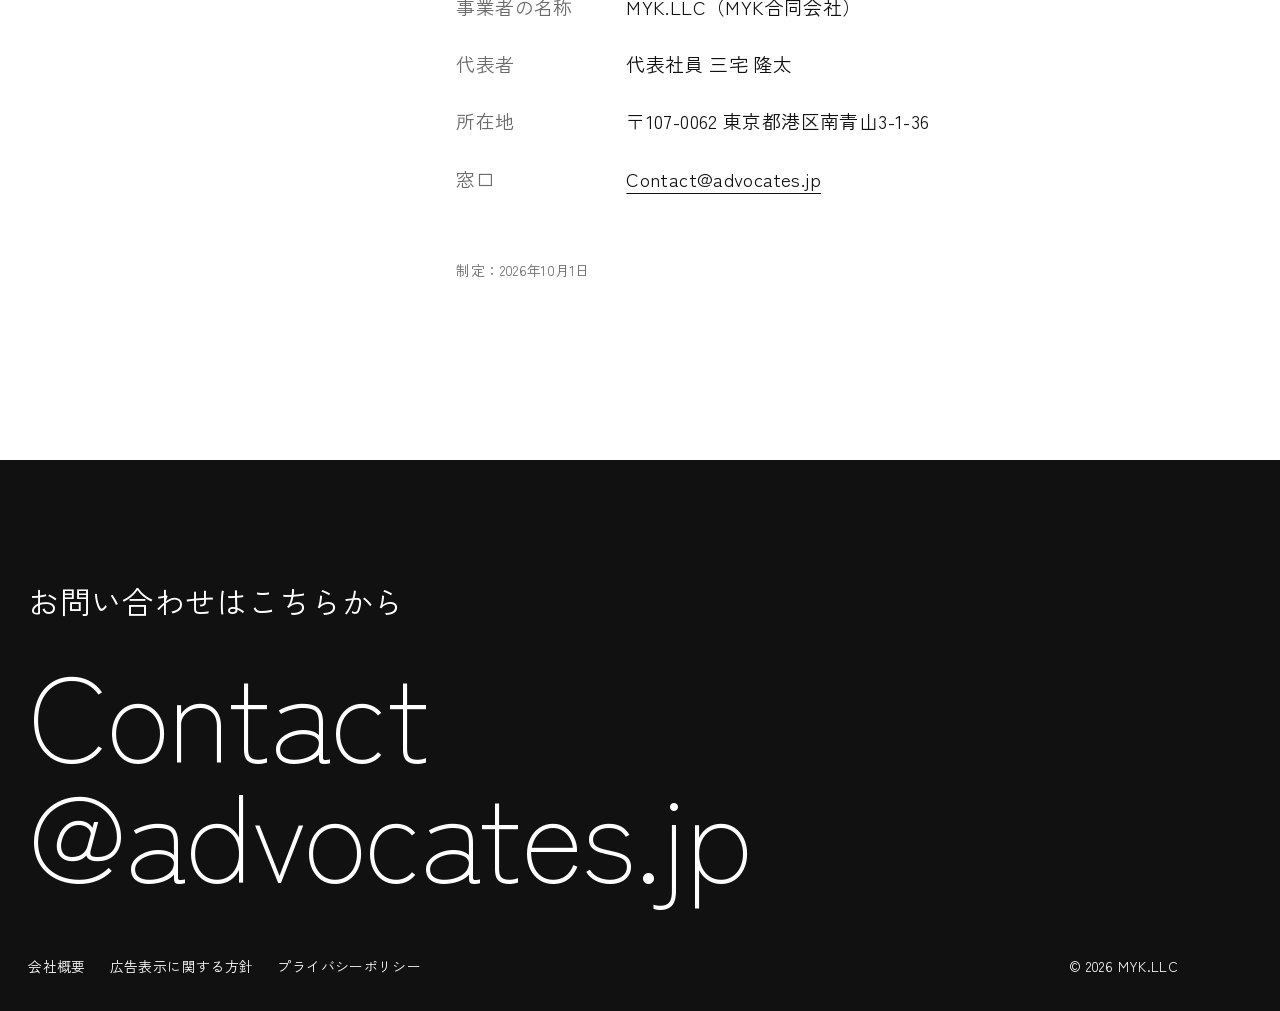
<file: site/privacy.html>
<!doctype html>
<html lang="ja">
<head>
<meta charset="utf-8">
<meta name="viewport" content="width=device-width, initial-scale=1">
<title>プライバシーポリシー｜Advocates</title>
<meta name="description" content="Advocates を運営する MYK.LLC（MYK合同会社）のプライバシーポリシーです。">
<meta name="theme-color" content="#ffffff">
<link rel="preconnect" href="https://fonts.googleapis.com">
<link rel="preconnect" href="https://fonts.gstatic.com" crossorigin>
<link rel="preconnect" href="https://api.fontshare.com">
<link rel="preconnect" href="https://cdn.fontshare.com" crossorigin>
<link href="https://fonts.googleapis.com/css2?family=Zen+Kaku+Gothic+New:wght@300;400;500&amp;display=swap" rel="stylesheet">
<link href="https://api.fontshare.com/v2/css?f[]=zodiak@100,300&amp;display=swap" rel="stylesheet">
<link rel="stylesheet" href="styles.css">
<script>document.documentElement.classList.add('js')</script>
</head>
<body id="top">
<a class="skip" href="#main">本文へ<wbr>移動</a>

<header class="site-header">
  <a class="wordmark" href="index.html">Advocates</a>
  <nav class="site-nav" aria-label="メイン">
    <a href="index.html#belief">考え方</a>
    <a href="index.html#companies">企業の<wbr>方へ</a>
    <a href="index.html#news">お知らせ</a>
  </nav>
  <details class="menu">
    <summary><svg class="menu-icon" viewBox="0 0 24 24" width="24" height="24" aria-hidden="true" focusable="false"><path class="menu-icon-open" d="M3 6.5h18M3 12h18M3 17.5h18"/><path class="menu-icon-close" d="M5.5 5.5l13 13M18.5 5.5l-13 13"/></svg><span class="sr-only">メニュー</span></summary>
    <nav class="menu-panel" aria-label="メイン（スマートフォン）">
      <a href="index.html#belief">考え方</a>
      <a href="index.html#companies">企業の<wbr>方へ</a>
      <a href="index.html#news">お知らせ</a>
    </nav>
  </details>
  <a class="button" href="#contact">相談する</a>
</header>

<main id="main" class="page" data-ink="#111111" data-ground="#ffffff">
  <h1 class="page-title">プライバシー<wbr>ポリシー</h1>
  <p class="page-lead">MYK.LLC<wbr>（MYK合同会社。<wbr>以下&#8288;「当社」&#8288;と<wbr>いいます。）&#8288;は、<wbr>当社が<wbr>運営する Advocates<wbr>（ウェブサイト advocates.jp&nbsp;を<wbr>含みます。<wbr>以下&#8288;「本サービス」&#8288;と<wbr>いいます。）&#8288;において<wbr>取り扱う<wbr>個人情報について、<wbr>個人情報の<wbr>保護に<wbr>関する<wbr>法律<wbr>（以下&#8288;「個人情報保護法」&#8288;と<wbr>いいます。）&#8288;<wbr>その他の<wbr>関係法令及び<wbr>個人情報保護委員会が<wbr>定める<wbr>ガイドラインを<wbr>遵守し、<wbr>以下のとおり<wbr>プライバシーポリシー<wbr>（以下&#8288;「本ポリシー」&#8288;と<wbr>いいます。）&#8288;を<wbr>定めます。<wbr>本ポリシーにおける<wbr>用語の<wbr>意味は、<wbr>別段の<wbr>定めがない<wbr>限り、<wbr>個人情報保護法の<wbr>定めによります。</p>
  <div class="page-body">
    <section>
      <h2>1.&nbsp;取得する<wbr>個人情報</h2>
      <p>当社は、<wbr>適法かつ<wbr>公正な<wbr>手段により、<wbr>次の<wbr>個人情報を<wbr>取得します。</p>
      <ol>
        <li>お問い合わせに<wbr>際して<wbr>ご提供いただく<wbr>情報<wbr>（氏名、<wbr>メールアドレス、<wbr>電話番号、<wbr>会社名、<wbr>部署、<wbr>活動名、<wbr>SNS&nbsp;アカウント、<wbr>専門分野、<wbr>資格、<wbr>お問い合わせの<wbr>内容等）</li>
        <li>所属の<wbr>ご案内に<wbr>際して<wbr>参照する、<wbr>SNS&nbsp;等で<wbr>公開されている<wbr>情報<wbr>（活動名、<wbr>アカウント、<wbr>投稿の<wbr>内容、<wbr>フォロワー数等）</li>
        <li>所属タレントとの<wbr>契約の<wbr>締結及び履行に<wbr>必要な<wbr>情報<wbr>（氏名、<wbr>生年月日、<wbr>住所、<wbr>電話番号、<wbr>メールアドレス、<wbr>経歴、<wbr>資格、<wbr>肖像、<wbr>振込先口座等）</li>
        <li>取引先の<wbr>ご担当者に<wbr>関する<wbr>情報<wbr>（氏名、<wbr>会社名、<wbr>部署、<wbr>役職、<wbr>連絡先等）</li>
      </ol>
      <p>当社は、<wbr>要配慮個人情報を、<wbr>法令で<wbr>認められる<wbr>場合を<wbr>除き、<wbr>あらかじめご本人の<wbr>同意を<wbr>得ることなく<wbr>取得しません。<wbr>また、<wbr>個人番号を<wbr>含む<wbr>特定個人情報は、<wbr>行政手続における<wbr>特定の<wbr>個人を<wbr>識別するための<wbr>番号の<wbr>利用等に<wbr>関する<wbr>法律<wbr>その他の<wbr>法令で<wbr>定められた<wbr>事務を<wbr>行うために<wbr>必要な<wbr>範囲に<wbr>限り、<wbr>取得し、<wbr>利用します。</p>
      <p>未成年の<wbr>方が<wbr>当社に<wbr>個人情報を<wbr>提供する<wbr>場合は、<wbr>法定代理人の<wbr>同意を<wbr>得たうえで<wbr>提供してください。</p>
    </section>
    <section>
      <h2>2.&nbsp;利用目的</h2>
      <p>当社は、<wbr>取得した<wbr>個人情報を、<wbr>次の<wbr>目的のために<wbr>利用します。</p>
      <ol>
        <li>お問い合わせへの<wbr>対応及びご連絡のため</li>
        <li>所属の<wbr>ご案内、<wbr>面談及び所属契約の<wbr>締結のため</li>
        <li>所属タレントの<wbr>マネジメント<wbr>（案件の<wbr>紹介、<wbr>条件の<wbr>交渉、<wbr>契約の<wbr>締結及び履行、<wbr>投稿内容の<wbr>確認、<wbr>報酬の<wbr>請求及び支払い<wbr>等）&#8288;のため</li>
        <li>広告代理店、<wbr>事業会社<wbr>その他の<wbr>取引先への<wbr>提案、<wbr>契約の<wbr>締結及び履行、<wbr>施策の<wbr>実施並びに<wbr>結果の<wbr>報告のため</li>
        <li>本サービスに<wbr>関する<wbr>ご案内のため</li>
        <li>契約又は<wbr>法令に<wbr>基づく<wbr>権利の<wbr>行使及び義務の<wbr>履行のため</li>
        <li>前各号の<wbr>利用目的に<wbr>付随する<wbr>目的のため</li>
      </ol>
      <p>当社は、<wbr>ご本人の<wbr>同意を<wbr>得た<wbr>場合及び法令で<wbr>認められる<wbr>場合を<wbr>除き、<wbr>上記の<wbr>利用目的の<wbr>達成に<wbr>必要な<wbr>範囲を<wbr>超えて<wbr>個人情報を<wbr>取り扱いません。</p>
    </section>
    <section>
      <h2>3.&nbsp;第三者提供</h2>
      <p>当社は、<wbr>次の<wbr>各号の<wbr>いずれかに<wbr>該当する<wbr>場合を<wbr>除き、<wbr>あらかじめご本人の<wbr>同意を<wbr>得ることなく、<wbr>個人データを<wbr>第三者に<wbr>提供しません。</p>
      <ol>
        <li>法令に<wbr>基づく<wbr>場合</li>
        <li>人の<wbr>生命、<wbr>身体又は<wbr>財産の<wbr>保護のために<wbr>必要が<wbr>ある<wbr>場合であって、<wbr>ご本人の<wbr>同意を<wbr>得ることが<wbr>困難であるとき</li>
        <li>公衆衛生の<wbr>向上又は<wbr>児童の<wbr>健全な<wbr>育成の<wbr>推進のために<wbr>特に<wbr>必要が<wbr>ある<wbr>場合であって、<wbr>ご本人の<wbr>同意を<wbr>得ることが<wbr>困難であるとき</li>
        <li>国の<wbr>機関若しくは<wbr>地方公共団体又は<wbr>その委託を<wbr>受けた<wbr>者が<wbr>法令の<wbr>定める<wbr>事務を<wbr>遂行することに<wbr>対して<wbr>協力する<wbr>必要が<wbr>ある<wbr>場合であって、<wbr>ご本人の<wbr>同意を<wbr>得ることにより<wbr>当該事務の<wbr>遂行に<wbr>支障を<wbr>及ぼすおそれが<wbr>あるとき</li>
        <li>その他、<wbr>個人情報保護法<wbr>その他の<wbr>法令で<wbr>認められる<wbr>場合</li>
      </ol>
      <p>所属タレントの<wbr>個人データ<wbr>（活動名、<wbr>プロフィール、<wbr>実績等）&#8288;は、<wbr>ご本人の<wbr>同意を<wbr>得たうえで、<wbr>案件の<wbr>提案及び実施に<wbr>必要な<wbr>範囲で、<wbr>広告代理店、<wbr>事業会社<wbr>その他の<wbr>取引先に<wbr>提供します。</p>
      <p>利用目的の<wbr>達成に<wbr>必要な<wbr>範囲内で<wbr>個人データの<wbr>取扱いの<wbr>全部又は<wbr>一部を<wbr>委託する<wbr>場合、<wbr>及び合併<wbr>その他の<wbr>事由による<wbr>事業の<wbr>承継に<wbr>伴って<wbr>個人データを<wbr>提供する<wbr>場合は、<wbr>第三者への<wbr>提供に<wbr>該当しません。<wbr>当社は、<wbr>個人データの<wbr>取扱いを<wbr>委託する<wbr>場合、<wbr>委託先との<wbr>間で<wbr>個人データの<wbr>取扱いに<wbr>関する<wbr>契約を<wbr>締結するなど、<wbr>委託先に<wbr>対して<wbr>必要かつ<wbr>適切な<wbr>監督を<wbr>行います。</p>
      <p>当社は、<wbr>上記各号の<wbr>いずれかに<wbr>該当する<wbr>場合を<wbr>除き、<wbr>外国<wbr>（個人情報保護委員会規則で<wbr>定める<wbr>国を<wbr>除きます。）&#8288;にある<wbr>第三者<wbr>（個人情報保護委員会規則で<wbr>定める<wbr>基準に<wbr>適合する<wbr>体制を<wbr>整備している<wbr>者を<wbr>除きます。）&#8288;に<wbr>個人データを<wbr>提供する<wbr>場合には、<wbr>あらかじめ外国にある<wbr>第三者への<wbr>提供を<wbr>認める<wbr>旨の<wbr>ご本人の<wbr>同意を<wbr>得ます。</p>
      <p>当社は、<wbr>個人データを<wbr>第三者に<wbr>提供したとき、<wbr>又は<wbr>第三者から<wbr>個人データの<wbr>提供を<wbr>受けたときは、<wbr>個人情報保護法に<wbr>従い、<wbr>記録の<wbr>作成及び保存<wbr>その他必要な<wbr>措置を<wbr>講じます。</p>
    </section>
    <section>
      <h2>4.&nbsp;安全管理措置</h2>
      <p>当社は、<wbr>利用目的の<wbr>達成に<wbr>必要な<wbr>範囲内において、<wbr>個人データを<wbr>正確かつ<wbr>最新の<wbr>内容に<wbr>保ち、<wbr>利用する<wbr>必要が<wbr>なくなったときは、<wbr>当該個人データを<wbr>遅滞なく<wbr>消去するよう<wbr>努めます。<wbr>また、<wbr>取り扱う<wbr>個人データの<wbr>漏えい、<wbr>滅失又は<wbr>毀損の<wbr>防止<wbr>その他の<wbr>安全管理のため、<wbr>次の<wbr>措置を<wbr>講じます。</p>
      <ol>
        <li>基本方針の<wbr>策定：個人データの<wbr>適正な<wbr>取扱いの<wbr>確保のため、<wbr>本ポリシーを<wbr>定めています。</li>
        <li>個人データの<wbr>取扱いに<wbr>係る<wbr>規律の<wbr>整備：取得、<wbr>利用、<wbr>保存、<wbr>提供、<wbr>削除及び廃棄の<wbr>段階ごとに、<wbr>取扱方法並びに<wbr>責任者及び担当者を<wbr>定めています。</li>
        <li>組織的安全管理措置：個人データの<wbr>取扱いに<wbr>関する<wbr>責任者を<wbr>置き、<wbr>取扱状況を<wbr>確認するとともに、<wbr>漏えい等の<wbr>事案が<wbr>発生し、<wbr>又は<wbr>その兆候を<wbr>把握した<wbr>場合の<wbr>報告連絡体制を<wbr>整備しています。</li>
        <li>人的安全管理措置：個人データを<wbr>取り扱う<wbr>者に<wbr>対し、<wbr>個人データの<wbr>取扱いに<wbr>関する<wbr>留意事項について<wbr>教育を<wbr>行います。</li>
        <li>物理的安全管理措置：権限を<wbr>有しない<wbr>者による<wbr>個人データの<wbr>閲覧を<wbr>防止する<wbr>措置を<wbr>講じるとともに、<wbr>個人データを<wbr>取り扱う機器、<wbr>電子媒体及び書類の<wbr>盗難又は<wbr>紛失を<wbr>防止します。</li>
        <li>技術的安全管理措置：アクセス制御により、<wbr>個人データを<wbr>取り扱う<wbr>者及び取り扱う<wbr>個人データの<wbr>範囲を<wbr>限定するとともに、<wbr>外部からの<wbr>不正アクセス及び不正な<wbr>ソフトウェアから<wbr>個人データを<wbr>保護する<wbr>仕組みを<wbr>導入しています。</li>
        <li>外的環境の<wbr>把握：当社は、<wbr>電子メールの<wbr>送受信及び保存に Google&nbsp;が<wbr>提供する<wbr>クラウドサービス<wbr>（Google Workspace）&#8288;を<wbr>利用しており、<wbr>個人データが<wbr>米国等の<wbr>外国にある<wbr>サーバーに<wbr>保存される<wbr>場合が<wbr>あります。<wbr>当社は、<wbr>当該外国における<wbr>個人情報の<wbr>保護に<wbr>関する<wbr>制度を<wbr>把握したうえで、<wbr>安全管理措置を<wbr>講じます。</li>
      </ol>
    </section>
    <section>
      <h2>5.&nbsp;保有個人データの<wbr>開示等の<wbr>請求</h2>
      <p>当社は、<wbr>ご本人から、<wbr>保有個人データの<wbr>利用目的の<wbr>通知又は<wbr>開示<wbr>（第三者提供記録の<wbr>開示を<wbr>含みます。）&#8288;を<wbr>求められたときは、<wbr>ご本人からの<wbr>ご請求であることを<wbr>確認のうえ、<wbr>遅滞なく<wbr>対応します。<wbr>ただし、<wbr>個人情報保護法<wbr>その他の<wbr>法令により、<wbr>当社が<wbr>通知又は<wbr>開示の<wbr>義務を<wbr>負わない<wbr>場合は、<wbr>この限りではありません。</p>
      <p>当社は、<wbr>ご本人から、<wbr>保有個人データの<wbr>内容が<wbr>事実でないという<wbr>理由により、<wbr>その内容の<wbr>訂正、<wbr>追加又は<wbr>削除<wbr>（以下&#8288;「訂正等」&#8288;と<wbr>いいます。）&#8288;を<wbr>求められたときは、<wbr>ご本人からの<wbr>ご請求であることを<wbr>確認のうえ、<wbr>利用目的の<wbr>達成に<wbr>必要な<wbr>範囲内において<wbr>遅滞なく<wbr>必要な<wbr>調査を<wbr>行い、<wbr>その結果に<wbr>基づき訂正等を<wbr>行い、<wbr>その旨を<wbr>ご本人に<wbr>通知します。<wbr>訂正等を<wbr>行わない<wbr>旨の<wbr>決定を<wbr>したときも、<wbr>その旨を<wbr>ご本人に<wbr>通知します。</p>
      <p>当社は、<wbr>ご本人から、<wbr>個人情報保護法の<wbr>定めに<wbr>基づき、<wbr>保有個人データの<wbr>利用の<wbr>停止若しくは<wbr>消去又は<wbr>第三者への<wbr>提供の<wbr>停止<wbr>（以下&#8288;「利用停止等」&#8288;と<wbr>いいます。）&#8288;を<wbr>求められた<wbr>場合において、<wbr>そのご請求に<wbr>理由が<wbr>あることが<wbr>判明したときは、<wbr>ご本人からの<wbr>ご請求であることを<wbr>確認のうえ、<wbr>遅滞なく<wbr>利用停止等を<wbr>行い、<wbr>その旨を<wbr>ご本人に<wbr>通知します。<wbr>利用停止等を<wbr>行わない<wbr>旨の<wbr>決定を<wbr>したときも、<wbr>その旨を<wbr>ご本人に<wbr>通知します。<wbr>ただし、<wbr>個人情報保護法<wbr>その他の<wbr>法令により、<wbr>当社が<wbr>利用停止等の<wbr>義務を<wbr>負わない<wbr>場合は、<wbr>この限りではありません。</p>
      <p>これらの<wbr>ご請求は、<wbr>第9項の<wbr>窓口に<wbr>電子メールで<wbr>お申し出ください。<wbr>当社は、<wbr>ご本人又は<wbr>代理人からの<wbr>ご請求であることを、<wbr>本人確認書類等により<wbr>確認させていただきます。<wbr>なお、<wbr>これらの<wbr>ご請求に<wbr>係る<wbr>手数料は<wbr>いただきません。</p>
    </section>
    <section>
      <h2>6. Cookie&nbsp;及びアクセス解析ツール</h2>
      <p>本サービスの<wbr>ウェブサイトでは、<wbr>利用状況を<wbr>把握し、<wbr>本サービスの<wbr>改善に<wbr>役立てるため、<wbr>Google LLC&nbsp;が<wbr>提供する<wbr>アクセス解析ツール<wbr>「Google&nbsp;アナリティクス」&#8288;を<wbr>利用することがあります。<wbr>Google&nbsp;アナリティクスは、<wbr>Cookie&nbsp;を<wbr>利用して、<wbr>閲覧された<wbr>ページ、<wbr>閲覧の<wbr>日時、<wbr>参照元の<wbr>ページ、<wbr>端末、<wbr>ブラウザ及び OS&nbsp;の<wbr>種類、<wbr>おおよその地域等の<wbr>情報<wbr>（以下&#8288;「利用状況の<wbr>情報」&#8288;と<wbr>いいます。）&#8288;を<wbr>収集します。<wbr>利用状況の<wbr>情報には、<wbr>氏名、<wbr>メールアドレス等の<wbr>特定の<wbr>個人を<wbr>直接識別する<wbr>情報は<wbr>含まれません。<wbr>当社は、<wbr>利用状況の<wbr>情報を、<wbr>当社が<wbr>保有する<wbr>個人情報と<wbr>結び付けて<wbr>利用しません。</p>
      <p>利用状況の<wbr>情報は、<wbr>Google LLC&nbsp;が<a class="link-plain" href="https://policies.google.com/privacy?hl=ja"><wbr>同社の<wbr>プライバシーポリシー</a>に<wbr>従って<wbr>取り扱います。<wbr>Google&nbsp;アナリティクスによる<wbr>情報の<wbr>収集及び処理の<wbr>仕組みについては、<wbr>「<a class="link-plain" href="https://policies.google.com/technologies/partner-sites?hl=ja">Google&nbsp;の<wbr>サービスを<wbr>使用する<wbr>サイトや<wbr>アプリから<wbr>収集した<wbr>情報の Google&nbsp;による<wbr>使用</a>」&#8288;を<wbr>ご確認ください。</p>
      <p>Cookie&nbsp;は、<wbr>ブラウザの<wbr>設定により<wbr>無効に<wbr>することができます。<wbr>また、<wbr>Google&nbsp;が<wbr>提供する<wbr>「<a class="link-plain" href="https://tools.google.com/dlpage/gaoptout?hl=ja">Google&nbsp;アナリティクス オプトアウト アドオン</a>」&#8288;を<wbr>ブラウザに<wbr>追加することで、<wbr>Google&nbsp;アナリティクスによる<wbr>情報の<wbr>収集を<wbr>停止できます。</p>
    </section>
    <section>
      <h2>7.&nbsp;外部サイトへの<wbr>リンク</h2>
      <p>本サービスの<wbr>ウェブサイトから<wbr>リンクする<wbr>外部の<wbr>ウェブサイトにおける<wbr>個人情報の<wbr>取扱いについては、<wbr>当社は<wbr>責任を<wbr>負いません。<wbr>各ウェブサイトの<wbr>プライバシーポリシーを<wbr>ご確認ください。</p>
    </section>
    <section>
      <h2>8.&nbsp;本ポリシーの<wbr>変更</h2>
      <p>当社は、<wbr>法令の<wbr>改正、<wbr>事業内容の<wbr>変更<wbr>その他の<wbr>事情に<wbr>応じて、<wbr>本ポリシーを<wbr>変更することがあります。<wbr>変更後の<wbr>本ポリシーは、<wbr>本ページに<wbr>掲載した<wbr>時点から<wbr>効力を<wbr>生じる<wbr>ものとします。</p>
    </section>
    <section>
      <h2>9.&nbsp;お問い合わせ窓口</h2>
      <p>本ポリシーに<wbr>関する<wbr>ご質問、<wbr>開示等の<wbr>ご請求、<wbr>苦情<wbr>その他個人情報の<wbr>取扱いに<wbr>関する<wbr>お問い合わせは、<wbr>下記の<wbr>窓口まで<wbr>お願いいたします。</p>
      <table class="facts">
        <caption class="sr-only">個人情報取扱事業者とお問い合わせ窓口</caption>
        <tbody>
          <tr><th scope="row">事業者の<wbr>名称</th><td>MYK.LLC<wbr>（MYK合同会社）</td></tr>
          <tr><th scope="row">代表者</th><td>代表社員 三宅&nbsp;隆太</td></tr>
          <tr><th scope="row">所在地</th><td>〒107-0062 東京都港区<wbr>南青山3-1-36</td></tr>
          <tr><th scope="row">窓口</th><td><a class="link-plain" href="mailto:Contact@advocates.jp">Contact@advocates.jp</a></td></tr>
        </tbody>
      </table>
    </section>
    <p class="note small">制定：2026年10月1日</p>
  </div>
</main>

<footer class="footer" id="contact" data-ink="#ffffff" data-ground="#111111">
  <a class="footer-mail" href="mailto:Contact@advocates.jp?subject=Advocates%20%E3%81%B8%E3%81%AE%E3%81%94%E7%9B%B8%E8%AB%87&amp;body=%E3%81%94%E7%9B%B8%E8%AB%87%E3%81%AE%E7%A8%AE%E9%A1%9E%EF%BC%88%E6%89%80%E5%B1%9E%EF%BC%8F%E6%A1%88%E4%BB%B6%EF%BC%8FPR%EF%BC%8F%E5%8F%96%E6%9D%90%E3%83%BB%E3%81%9D%E3%81%AE%E4%BB%96%EF%BC%89%EF%BC%9A%0D%0A%E3%81%8A%E5%90%8D%E5%89%8D%EF%BC%9A%0D%0A%E4%BC%9A%E7%A4%BE%E5%90%8D%E3%83%BB%E9%83%A8%E7%BD%B2%EF%BC%88%E4%BC%81%E6%A5%AD%E3%81%AE%E6%96%B9%EF%BC%89%EF%BC%9A%0D%0A%E6%B4%BB%E5%8B%95%E5%90%8D%E3%83%BB%E4%B8%BB%E3%81%AA%20SNS%20%E3%82%A2%E3%82%AB%E3%82%A6%E3%83%B3%E3%83%88%EF%BC%88%E6%89%80%E5%B1%9E%E3%81%AE%E3%81%94%E7%9B%B8%E8%AB%87%EF%BC%89%EF%BC%9A%0D%0A%E3%81%94%E7%9B%B8%E8%AB%87%E3%81%AE%E5%86%85%E5%AE%B9%EF%BC%9A%0D%0A"><span class="footer-mail-lead">お問い合わせは<wbr>こちらから</span> <span class="footer-mail-address">Contact<span class="at">@advocates.jp</span></span></a>
  <div class="footer-meta">
    <nav aria-label="会社情報">
      <a href="company.html">会社概要</a>
      <a href="ad-policy.html">広告表示に<wbr>関する<wbr>方針</a>
      <a href="privacy.html" aria-current="page">プライバシーポリシー</a>
    </nav>
    <p>© 2026 MYK.LLC</p>
  </div>
</footer>

<a class="to-top" href="#top" aria-label="ページの先頭へ" title="ページの先頭へ"><svg viewBox="0 0 24 24" width="24" height="24" aria-hidden="true" focusable="false"><path d="M12 19V5.5M5.5 12L12 5.5 18.5 12"/></svg></a>

<script src="main.js" defer></script>
</body>
</html>
</file>
<file: site/styles.css>
/* Advocates — design prototype.
   Built on tasteskill base.css. Direction: "The sentence is the layout" (seed 1688524401).
   Palette "Sheet and biro". Type: Zodiak for Latin display, Zen Kaku Gothic New for Japanese and text. */

/* ---------- tokens ---------- */
:root {
  color-scheme: light;
  --bg: #ffffff;
  --surface: #f4f4f4;
  --ink: #111111;
  --muted: #6b6b6b;
  --accent: #a51c3a;
  /* the accent mixed 62:38 with the --surface grey: as pale as it goes while large text keeps 3:1 there (3.25:1) */
  --accent-pale: #c36e81;
  --accent-ink: #ffffff;
  --field-1: #111111;
  --field-1-ink: #ffffff;
  --field-1-muted: #b3b3b3;

  --font-display: "Zodiak", "Zen Kaku Gothic New", serif;
  --font-text: "Zen Kaku Gothic New", "Hiragino Sans", "Yu Gothic", "Meiryo", sans-serif;

  --step-small: clamp(0.8125rem, 0.79rem + 0.1vw, 0.875rem);
  --step-body: clamp(1.0625rem, 1.02rem + 0.2vw, 1.1875rem);
  --step-lead: clamp(1.375rem, 1.05rem + 1.1vw, 2.25rem);
  --step-head: clamp(2.125rem, 1.2rem + 3.2vw, 4.25rem);
  --step-display: clamp(2.25rem, 9.4vw, 9.5rem);

  --margin: clamp(1.25rem, 2.2vw, 2rem);
  --gutter: clamp(1rem, 2vw, 2rem);
  --section: clamp(7.5rem, 14vw, 13.75rem);
  --radius: 0px;

  --ease-out: cubic-bezier(0.22, 1, 0.36, 1);
  --ease-in-out: cubic-bezier(0.76, 0, 0.24, 1);
  --ease-soft: cubic-bezier(0.33, 1, 0.68, 1);
  --t-press: 140ms;
  --t-hover: 180ms;
  --t-ui: 300ms;
  --t-reveal: 800ms;
}

/* ---------- reset ---------- */
*, *::before, *::after { box-sizing: border-box; }
html { -webkit-text-size-adjust: 100%; text-size-adjust: 100%; line-break: strict; }
body { margin: 0; background: var(--bg); color: var(--ink); font-family: var(--font-text); font-size: var(--step-body); line-height: 1.85; letter-spacing: 0.02em; font-kerning: normal; -webkit-font-smoothing: antialiased; text-rendering: optimizeLegibility; word-break: keep-all; overflow-wrap: break-word; }
h1, h2, h3, h4, p, figure, blockquote, ul, ol, dl, dd { margin: 0; }
ul[class], ol[class] { padding: 0; list-style: none; }
img, video, svg { display: block; max-width: 100%; }
img { height: auto; background: var(--surface); }
button { font: inherit; color: inherit; background: none; border: 0; padding: 0; cursor: pointer; }
a { color: inherit; }
:target { scroll-margin-top: 6rem; }
::selection { background: var(--accent); color: var(--accent-ink); }
:focus-visible { outline: 2px solid var(--accent); outline-offset: 3px; }
/* The wine is too dark to show focus on the black fields, so the ring leans towards each area's ink there. */
.policy :focus-visible, .footer :focus-visible { outline-color: color-mix(in srgb, var(--accent) 70%, var(--field-1-ink)); }
.site-header :focus-visible { outline-color: color-mix(in srgb, var(--accent) 70%, var(--header-ink, var(--ink))); }
.to-top:focus-visible { outline-color: color-mix(in srgb, var(--accent) 70%, var(--corner-ink, var(--ink))); }

/* ---------- type ---------- */
/* Japanese lines break only at the phrase boundaries marked with <wbr> in the HTML (word-break: keep-all on body). */
h1, h2, h3 { font-weight: inherit; text-wrap: balance; font-feature-settings: "palt"; }
.head { font-size: var(--step-head); line-height: 1.25; font-weight: 300; letter-spacing: 0.01em; }
.lead { font-size: var(--step-lead); line-height: 1.6; font-weight: 400; }
.small { font-size: var(--step-small); line-height: 1.6; }
.muted { color: var(--muted); }
p { max-width: 36em; text-wrap: pretty; }
.nums { font-variant-numeric: tabular-nums; }
.latin { font-family: var(--font-display); }
.w-who { color: var(--accent); }

/* ---------- layout ---------- */
.wrap { padding-inline: var(--margin); }
.grid { display: grid; grid-template-columns: repeat(12, minmax(0, 1fr)); column-gap: var(--gutter); }
.sr-only { position: absolute; width: 1px; height: 1px; overflow: hidden; clip-path: inset(50%); white-space: nowrap; }
.skip { position: absolute; left: var(--margin); top: 0.75rem; z-index: 20; padding: 0.75rem 1rem; background: var(--ink); color: var(--bg); }
.skip:not(:focus) { width: 1px; height: 1px; padding: 0; overflow: hidden; clip-path: inset(50%); white-space: nowrap; }

/* ---------- controls ---------- */
.button { display: inline-flex; align-items: center; justify-content: center; min-height: 3rem; padding: 0 1.6rem; background: var(--header-ink, var(--ink)); color: var(--header-ground, var(--bg)); border-radius: var(--radius); text-decoration: none; white-space: nowrap; font-weight: 500; letter-spacing: 0.08em; transition: transform var(--t-press) var(--ease-out), background-color var(--t-ui) ease, color var(--t-ui) ease; }
.button:active { transform: scale(0.97); }
.link-plain { text-decoration: underline; text-underline-offset: 0.3em; text-decoration-thickness: 1px; transition: text-decoration-thickness var(--t-hover) ease, text-underline-offset var(--t-hover) ease; }
@media (hover: hover) and (pointer: fine) {
  .button:hover { background-color: color-mix(in srgb, var(--header-ink, var(--ink)) 80%, var(--header-ground, var(--bg))); }
  .link-plain:hover { text-decoration-thickness: 2px; text-underline-offset: 0.2em; }
}

/* ---------- header: takes the ground and ink of the chapter beneath it ---------- */
.site-header { position: fixed; inset: 0 0 auto 0; z-index: 10; display: flex; align-items: center; gap: clamp(1rem, 2.5vw, 2.5rem); min-height: 4.5rem; padding: 0.75rem var(--margin); background: var(--header-ground, var(--bg)); color: var(--header-ink, var(--ink)); transition: background-color var(--t-ui) ease, color var(--t-ui) ease; }
.wordmark { margin-right: auto; font-family: var(--font-display); font-weight: 300; font-size: var(--step-lead); line-height: 1; letter-spacing: -0.01em; text-decoration: none; }
.site-nav { display: flex; gap: clamp(1rem, 2vw, 2rem); }
.site-nav a, .menu-panel a, .footer-meta nav a { text-decoration: underline; text-decoration-color: transparent; text-decoration-thickness: 1px; text-underline-offset: 0.4em; transition: text-decoration-color var(--t-hover) ease, text-underline-offset var(--t-hover) var(--ease-out); }
.site-nav a:hover, .site-nav a:focus-visible, .footer-meta nav a:hover, .footer-meta nav a:focus-visible { text-decoration-color: currentColor; text-underline-offset: 0.25em; }
.menu { display: none; position: relative; order: 2; }
.site-header .button { order: 1; }
.menu summary { list-style: none; cursor: pointer; min-width: 2.75rem; min-height: 2.75rem; display: flex; align-items: center; justify-content: center; }
.menu summary::-webkit-details-marker { display: none; }
.menu-icon { width: 1.5rem; height: 1.5rem; fill: none; stroke: currentColor; stroke-width: 1.5; stroke-linecap: square; }
.menu-icon-close { display: none; }
.menu[open] .menu-icon-open { display: none; }
.menu[open] .menu-icon-close { display: inline; }
.menu-panel { position: absolute; right: 0; top: calc(100% + 0.5rem); display: grid; gap: 0.25rem; min-width: 14rem; padding: 0.75rem 1rem; background: var(--bg); color: var(--ink); box-shadow: 0 12px 32px rgb(0 0 0 / 0.18); } /* taste-skill-ignore: a real floating menu */
.menu-panel a { padding-block: 0.5rem; }

/* ---------- hero: two fields, the sentence across the seam ---------- */
.hero { position: relative; height: 130svh; overflow: clip; --seam: 50svh; }
.hero-field { position: absolute; inset-inline: 0; }
.hero-field--paper { top: 0; height: var(--seam); background: var(--bg); }
.hero-field--ink { top: var(--seam); bottom: 0; background: var(--field-1); }
.hero-title { --seam-offset: 1.333em; position: absolute; left: var(--margin); right: var(--margin); top: calc(var(--seam) - var(--seam-offset)); height: 2em; margin: 0; font-family: var(--font-display); font-weight: 100; font-size: var(--step-display); line-height: 1; letter-spacing: -0.01em; word-break: normal; text-wrap: nowrap; font-feature-settings: normal; }
.hero-copy { position: absolute; inset: 0; }
.hero-copy .line { display: block; white-space: nowrap; }
.hero-copy--paper { color: var(--ink); clip-path: inset(0 0 calc(100% - var(--seam-offset)) 0); }
.hero-copy--ink { color: var(--field-1-ink); clip-path: inset(var(--seam-offset) 0 0 0); }
.slot { position: relative; display: inline-block; width: 2.4em; height: 0.7em; margin-inline: 0.04em 0.1em; overflow: hidden; vertical-align: baseline; background: var(--surface); }
.slot--blank { background: none; }
/* Crossfade: the next photo fades in on top while the previous one stays fully visible underneath, so the frame
   never dims. The fade time is shared with main.js (FADE). */
.slot img { position: absolute; inset: 0; width: 100%; height: 100%; object-fit: cover; opacity: 0; will-change: opacity, transform; }
.slot img.is-on { z-index: 2; opacity: 1; transition: opacity 1000ms var(--ease-in-out); }
.slot img.is-leaving { z-index: 1; opacity: 1; }
.hero-lead { position: absolute; left: var(--margin); right: var(--margin); top: calc(100svh - 3.5rem); transform: translateY(-100%); color: var(--field-1-ink); max-width: 30em; }

/* ---------- belief: the sentence holds while the reasons pass ---------- */
.belief { background: var(--bg); padding-block: var(--section) calc(var(--section) / 2); }
.belief-grid { align-items: start; }
.belief-pin { grid-column: 1 / span 6; position: sticky; top: 32svh; }
.belief-steps { grid-column: 7 / -1; display: grid; gap: 14svh; padding-block: 8svh 4svh; }
.belief-step p + p { margin-top: 0.6em; }
.belief-step figure { margin-top: 1.75rem; }
.belief-step img { width: 100%; object-fit: cover; }
.belief-step--a figure { width: 62%; }
.belief-step--a img { aspect-ratio: 4 / 5; object-position: 50% 50%; }
.belief-step--b img { aspect-ratio: 16 / 10; object-position: 50% 50%; }
.belief-step--c figure { width: 52%; margin-left: auto; }
.belief-step--c img { aspect-ratio: 1 / 1; object-position: 88% 50%; }

/* ---------- specialty: three specialties, and a blank in the sentence that takes one example after another ---------- */
.specialty { --mark-w: clamp(9rem, 26vw, 24rem); --mark-gap: clamp(1.25rem, 2.6vw, 2.75rem); background: var(--surface); padding-block: calc(var(--section) * 0.7); }
.specialty .wrap { container-type: inline-size; }
/* Without script only the sentences show, each with its own label; the photo and the names need the script. */
.specialty-mark { display: none; }
.js .specialty-grid { display: grid; grid-template-columns: var(--mark-w) minmax(0, 1fr); grid-template-rows: auto 1fr; column-gap: var(--mark-gap); }
.js .specialty-mark { display: block; grid-row: 1 / span 2; position: relative; aspect-ratio: 1 / 1; overflow: hidden; background: var(--bg); }
.specialty-mark img { position: absolute; inset: 0; width: 100%; height: 100%; object-fit: cover; opacity: 0; }
/* Crossfade as in the hero: the next photo fades in on top while the previous one stays visible underneath. */
.specialty-mark img.is-on { z-index: 2; opacity: 1; transition: opacity 400ms var(--ease-in-out); }
.specialty-mark img.is-leaving { z-index: 1; opacity: 1; }
/* The three names stay on one line: the size gives way before the line would wrap. */
.specialty-head { font-size: min(var(--step-head), (100cqi - var(--mark-w) - var(--mark-gap)) / 12.8); font-weight: 300; line-height: 1.2; }
.specialty-head[hidden] { display: none; }
.specialty-tabs { display: flex; flex-wrap: wrap; column-gap: 0.55em; }
.specialty-tab { padding: 0; font-size: inherit; font-weight: inherit; line-height: inherit; color: var(--accent-pale); text-decoration: underline; text-decoration-color: transparent; text-decoration-thickness: max(2px, 0.035em); text-underline-offset: 0.2em; transition: color var(--t-hover) ease, text-decoration-color var(--t-hover) ease; }
.specialty-tab[aria-pressed="true"] { color: var(--accent); text-decoration-color: currentColor; }
@media (hover: hover) and (pointer: fine) { .specialty-tab:hover { color: var(--accent); } }
.specialty-times { max-width: none; }
.specialty-panels { margin-top: clamp(2rem, 4vw, 3.5rem); }
.specialty-panel { max-width: 26em; font-size: var(--step-lead); line-height: 1.6; }
.specialty-panel + .specialty-panel { margin-top: 1.25em; }
.specialty-who { display: block; font-weight: 500; }
.nobr { white-space: nowrap; }
/* The blank: a white box as wide as its longest example, so the sentence never reflows when the example changes. */
.word-slot { display: inline-grid; justify-items: center; margin-inline: 0.15em; padding: 0 0.35em; overflow: hidden; line-height: 1.35; background: var(--bg); }
.word-slot > span { grid-area: 1 / 1; }
html:not(.js) .word-slot > span:not(:first-child) { visibility: hidden; }
/* With script, only one panel shows, stacked in one cell so the section keeps the height of the longest. */
.js .specialty-who { position: absolute; width: 1px; height: 1px; overflow: hidden; clip-path: inset(50%); white-space: nowrap; }
.js .specialty-panels { display: grid; align-content: start; }
.js .specialty-panel { grid-area: 1 / 1; margin: 0; opacity: 0; visibility: hidden; transition: opacity 200ms ease, visibility 0s linear 200ms; }
.js .specialty-panel.is-on { opacity: 1; visibility: visible; transition: opacity 260ms ease 200ms; }
/* Waiting examples rest unseen in place; only the arriving one (up from below) and the leaving one (out the top) move.
   Shown words take the panel's visibility, so the word of a hidden panel never lies over the sentence on show. */
.js .word-slot > span { opacity: 0; visibility: hidden; }
.js .word-slot > span.is-on { opacity: 1; visibility: inherit; animation: word-in 450ms var(--ease-out) both; }
.js .word-slot > span.is-leaving { visibility: inherit; animation: word-out 450ms var(--ease-out) both; }
@keyframes word-in { from { opacity: 0; transform: translateY(75%); } }
@keyframes word-out { from { opacity: 1; transform: none; } to { opacity: 0; transform: translateY(-75%); } }

/* ---------- companies: names and descriptions hang from one axis ---------- */
.companies { background: var(--bg); padding-block: var(--section); }
.companies-head { margin-left: 35%; display: grid; gap: 1.75rem; }
.rows { margin: clamp(4rem, 8vw, 7rem) 0 0 35%; display: grid; gap: clamp(2rem, 3.5vw, 3rem); }
.row { display: grid; grid-template-columns: minmax(0, 1fr) minmax(0, 2fr); column-gap: var(--gutter); align-items: baseline; }
.companies-cta { margin: clamp(4rem, 8vw, 7.5rem) 0 0 35%; }

/* ---------- policy: the commitments as one sentence, on the dark field ---------- */
.policy { background: var(--field-1); color: var(--field-1-ink); padding-block: calc(var(--section) * 0.75); }
.policy-sentence { max-width: 40em; font-size: var(--step-lead); line-height: 1.7; font-feature-settings: "palt"; }
.policy-open { font-weight: 500; }
.js .policy-sentence { color: #808080; }
.js .policy-open { color: var(--field-1-ink); }
.policy-item { transition: color 400ms ease; }
.js .policy-item.is-lit { color: var(--field-1-ink); }
.policy-note { margin-top: 2.5rem; max-width: none; color: var(--field-1-muted); }
.policy-note a { color: var(--field-1-ink); }

/* ---------- news: the list hangs from the companies axis; a title opens its text ---------- */
.news { background: var(--surface); padding-block: var(--section); row-gap: clamp(3rem, 6vw, 5rem); }
.news-title { grid-column: 1 / -1; }
.news-title .indent { padding-left: 3vw; }
.news-list { grid-column: 1 / -1; margin-left: 35%; display: grid; gap: 1.5rem; }
.news-list li { display: grid; grid-template-columns: 8.5em 6.5em minmax(0, 1fr); column-gap: 1rem; align-items: baseline; }
.news-list time, .news-kind { color: var(--muted); }
.news-item summary { cursor: pointer; list-style: none; text-decoration: underline; text-decoration-thickness: 1px; text-underline-offset: 0.3em; transition: text-decoration-thickness var(--t-hover) ease, text-underline-offset var(--t-hover) ease; }
.news-item summary::-webkit-details-marker { display: none; }
.news-item p { margin-top: 0.75rem; }
@media (hover: hover) and (pointer: fine) { .news-item summary:hover { text-decoration-thickness: 2px; text-underline-offset: 0.2em; } }

/* ---------- footer: the address is the headline ---------- */
.footer { display: grid; gap: clamp(2.5rem, 5vw, 4rem); padding: clamp(5rem, 9vw, 8rem) var(--margin) 2rem; background: var(--field-1); color: var(--field-1-ink); }
.footer-mail { justify-self: start; display: grid; gap: clamp(1rem, 2vw, 1.75rem); text-decoration: none; }
.footer-mail-lead { font-size: var(--step-lead); line-height: 1.6; }
.footer-mail-address { font-family: var(--font-display); font-weight: 100; font-size: var(--step-display); line-height: 1; letter-spacing: -0.02em; white-space: nowrap; }
.footer-mail-address .at { display: block; }
@media (hover: hover) and (pointer: fine) {
  .footer-mail:hover > span { text-decoration: underline; text-decoration-thickness: 2px; }
  .footer-mail:hover .footer-mail-lead { text-underline-offset: 0.3em; }
  .footer-mail:hover .footer-mail-address { text-underline-offset: 0.12em; }
}
.footer-meta { display: flex; flex-wrap: wrap; justify-content: space-between; align-items: baseline; gap: 1rem 2rem; padding-right: calc(3rem + var(--gutter)); font-size: var(--step-small); line-height: 1.7; }
.footer-meta nav { display: flex; flex-wrap: wrap; gap: 0.5rem 1.5rem; }
.credits summary { cursor: pointer; }
.credits p { max-width: 60em; margin-top: 0.75rem; font-size: var(--step-body); color: var(--field-1-muted); }

/* ---------- back to the top: appears once scrolling starts, inverts against what is beneath ---------- */
.to-top { position: fixed; right: var(--margin); bottom: var(--margin); z-index: 9; display: grid; place-items: center; width: 3rem; height: 3rem; background: var(--corner-ink, var(--ink)); color: var(--corner-ground, var(--bg)); transition: opacity 240ms ease, visibility 240ms, transform 240ms var(--ease-out), background-color var(--t-ui) ease, color var(--t-ui) ease; }
.to-top svg { width: 1.25rem; height: 1.25rem; fill: none; stroke: currentColor; stroke-width: 1.5; stroke-linecap: square; }
.js .to-top:not(.is-shown) { opacity: 0; visibility: hidden; transform: translateY(0.5rem); }
.to-top:active { transform: scale(0.96); }
@media (hover: hover) and (pointer: fine) { .to-top:hover { background-color: color-mix(in srgb, var(--corner-ink, var(--ink)) 80%, var(--corner-ground, var(--bg))); } }

/* ---------- sub pages ---------- */
.page { padding: calc(4.5rem + var(--section) / 2) var(--margin) var(--section); }
.page-title { font-size: var(--step-head); line-height: 1.25; font-weight: 300; }
.page-lead { margin-top: 2rem; }
.page-body { margin-top: clamp(3rem, 6vw, 5rem); display: grid; gap: 2.5rem; max-width: 46rem; margin-left: 35%; }
.page-body h2 { font-size: var(--step-lead); line-height: 1.5; font-weight: 500; }
.page-body section > * + * { margin-top: 0.75rem; }
/* Numbered clauses as in Japanese legal documents: (1) (2) (3), with the text hanging clear of the number. */
@counter-style paren-decimal { system: extends decimal; prefix: "("; suffix: ") "; }
.page-body ol { max-width: 36em; padding-left: 2.75em; list-style: paren-decimal; }
.page-body li + li { margin-top: 0.4em; }
.facts { width: 100%; border-collapse: collapse; }
.facts th, .facts td { padding: 0 0 1.4rem; text-align: left; vertical-align: top; font-weight: 400; }
.facts th { width: 9em; padding-right: 1.5rem; color: var(--muted); }
.note { color: var(--muted); }

/* ---------- motion (content stays visible without JavaScript) ---------- */
@media (prefers-reduced-motion: no-preference) {
  /* One slow zoom per photo. It keeps running while the photo is "leaving", and is longer than the time a photo
     can be seen (its fade-in, the hold, the next photo's fade-in: HOLD + 2 × FADE in main.js), so the zoom never
     stops or snaps back on screen. */
  .slot img.is-on, .slot img.is-leaving { animation: slot-drift 5600ms linear both; }
  .js .hero-title .line, .js .hero-lead { opacity: 0; transform: translateY(24px); animation: rise 1000ms var(--ease-out) forwards; }
  .js .hero-title .line:nth-child(2) { animation-delay: 120ms; }
  .js .hero-lead { animation-delay: 360ms; transform: translateY(calc(-100% + 24px)); animation-name: rise-lead; }
  .js [data-reveal] { opacity: 0; transform: translateY(24px); transition: opacity 450ms var(--ease-out), transform 650ms var(--ease-out); transition-delay: calc(var(--d, 0) * 80ms); }
  .js [data-reveal].is-in { opacity: 1; transform: none; }
  .news-item[open] p { animation: unfold 450ms var(--ease-out) both; }
}
@keyframes slot-drift { from { transform: scale(1.1); } to { transform: scale(1); } }
@keyframes rise { to { opacity: 1; transform: none; } }
@keyframes rise-lead { to { opacity: 1; transform: translateY(-100%); } }
@keyframes unfold { from { opacity: 0; transform: translateY(-0.5rem); } }

/* ---------- tablet and phone ---------- */
@media (max-width: 60em) {
  .site-nav { display: none; }
  .menu { display: block; }
  .belief-pin { position: static; grid-column: 1 / -1; }
  .belief-steps { grid-column: 1 / -1; gap: 6rem; padding-top: 4rem; }
  .belief-step--a figure { width: 64%; }
  .belief-step--b figure { width: 78%; margin-left: auto; }
  .belief-step--c figure { width: 52%; margin-left: 0; }
  .companies-head, .rows, .companies-cta, .news-list { margin-left: 0; }
  .page-body { margin-left: 0; }
}
@media (max-width: 48em) {
  .hero { --seam: 46svh; }
  .footer-meta { flex-direction: column; }
}
/* Phone: a narrower frame keeps "Who [frame] Advocates" on one line in landscape. */
@media (max-width: 40em) {
  :root { --margin: 1rem; --step-display: 10vw; }
  .slot { width: 1.4em; }
  .policy-sentence, .specialty-panel { font-size: var(--step-body); line-height: 1.85; }
  /* Phone: the photo becomes a band above the names, and the names stack one per line, as the hero's words do. */
  .js .specialty-grid { grid-template-columns: minmax(0, 1fr); grid-template-rows: none; }
  .js .specialty-mark { grid-row: auto; aspect-ratio: 2 / 1; margin-bottom: 1.25rem; }
  .specialty-head { font-size: min(var(--step-head), 100cqi / 9); }
  .specialty-tabs { flex-direction: column; align-items: flex-start; }
  .specialty-tab { padding-block: 0.08em; }
  .row { grid-template-columns: minmax(0, 1fr); row-gap: 0.25rem; }
  .news-list li { grid-template-columns: auto minmax(0, 1fr); }
  .news-item { grid-column: 1 / -1; }
}
/* Portrait: one word per line, sized so "Advocates" fills the width and the title clears the header.
   The frame ends flush with "Advocates": Who 2.16em + space 0.22em + frame 2.54em = Advocates 4.92em. */
@media (orientation: portrait) {
  .hero { container-type: inline-size; }
  .hero-title { --seam-offset: 2.333em; height: 3em; font-size: min((100cqi - 2 * var(--margin)) / 5, (var(--seam) - 5.5rem) / 2.333); }
  .hero-copy .w-adv { display: block; }
  .slot { width: 2.54em; margin-inline-end: 0; }
}
@media (prefers-reduced-motion: reduce) {
  .site-header, .button, .policy-item, .specialty-tab, .specialty-panel, .specialty-mark img, .word-slot > span, .to-top { transition: none !important; }
  .word-slot > span { animation: none !important; }
}
</file>
